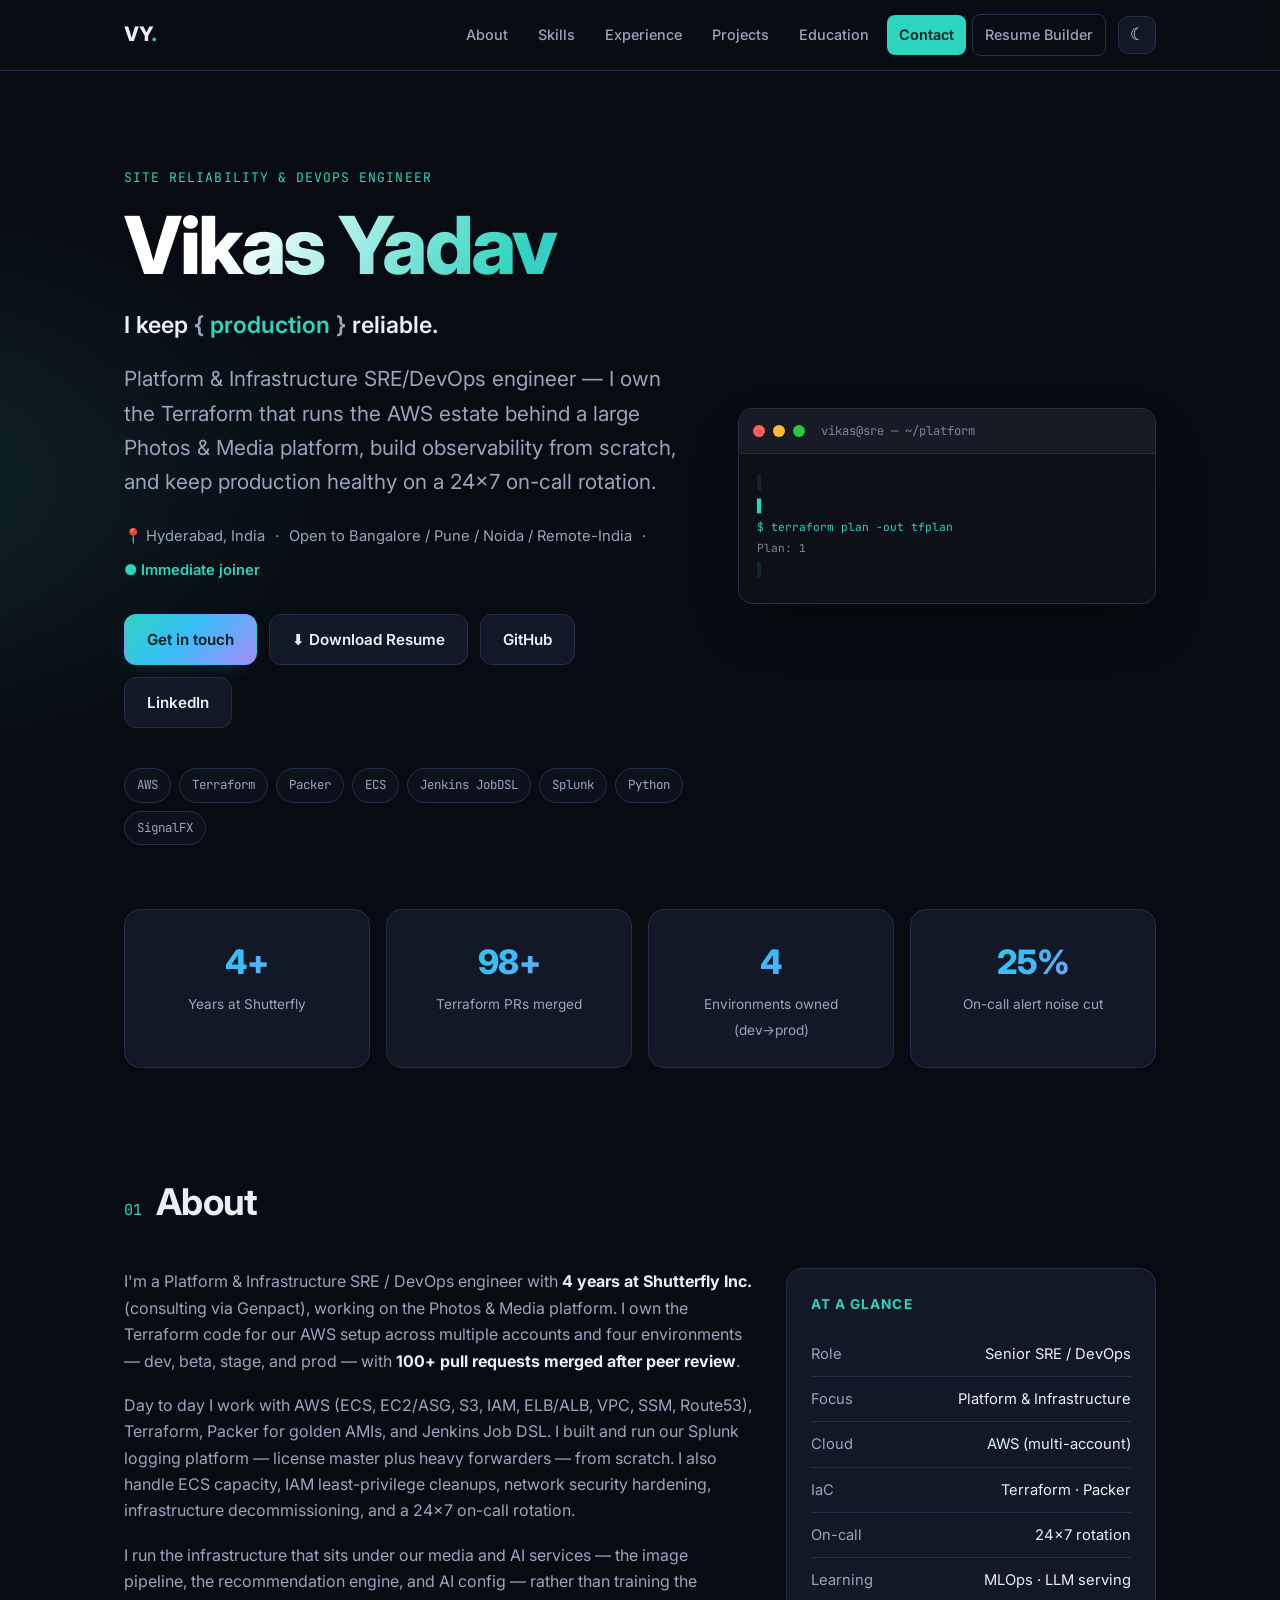
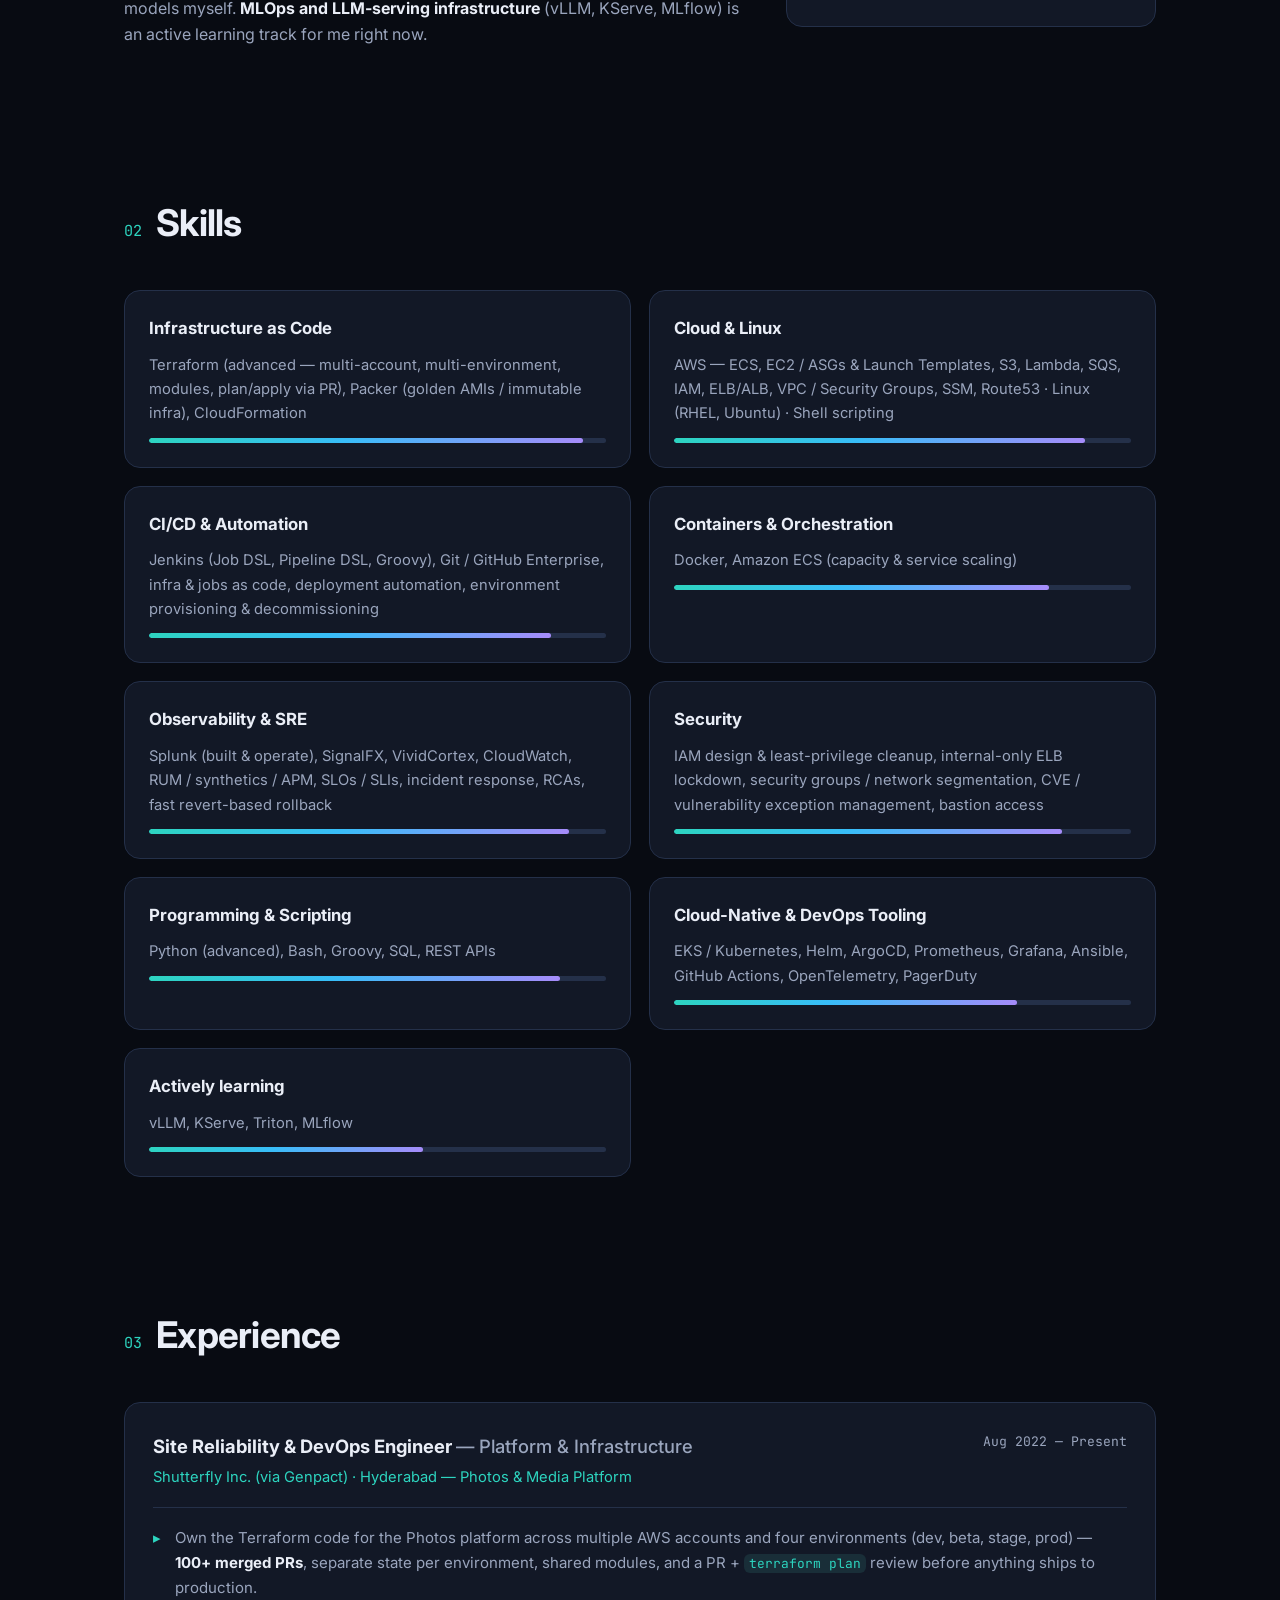
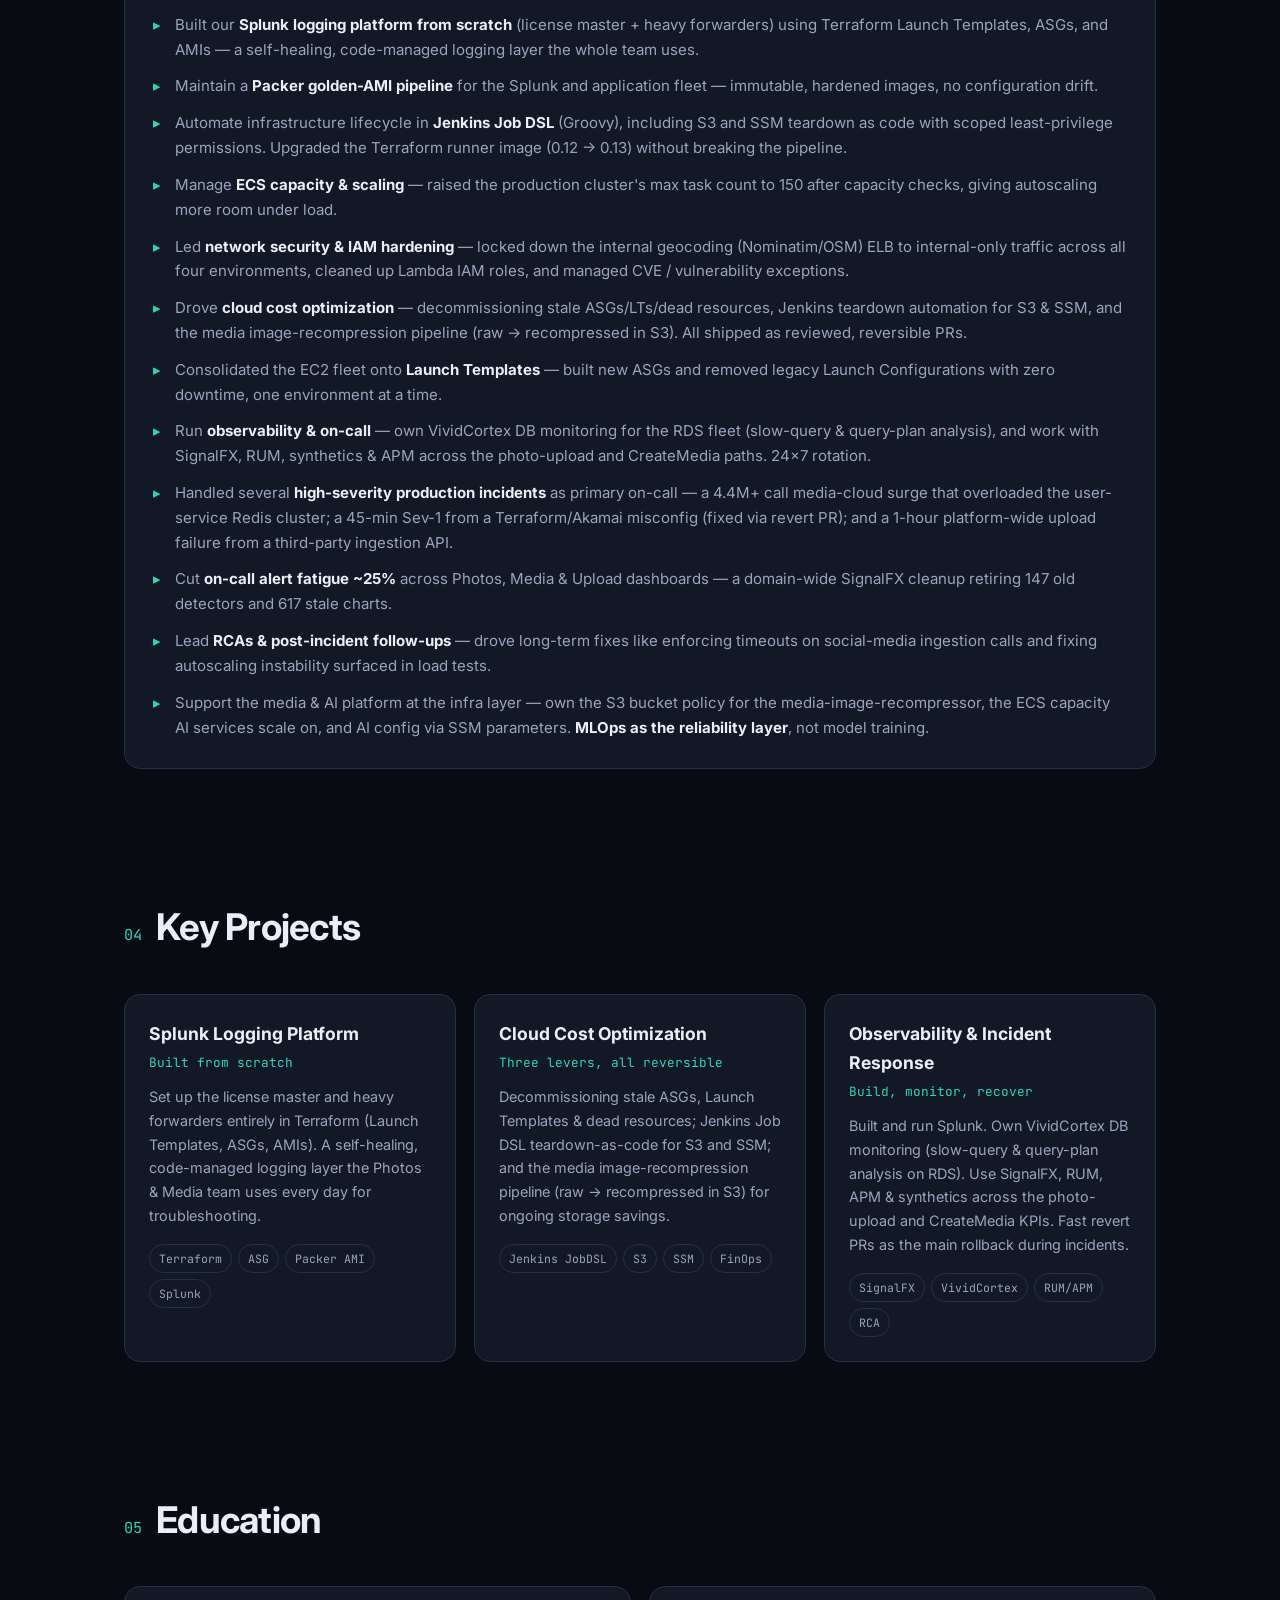
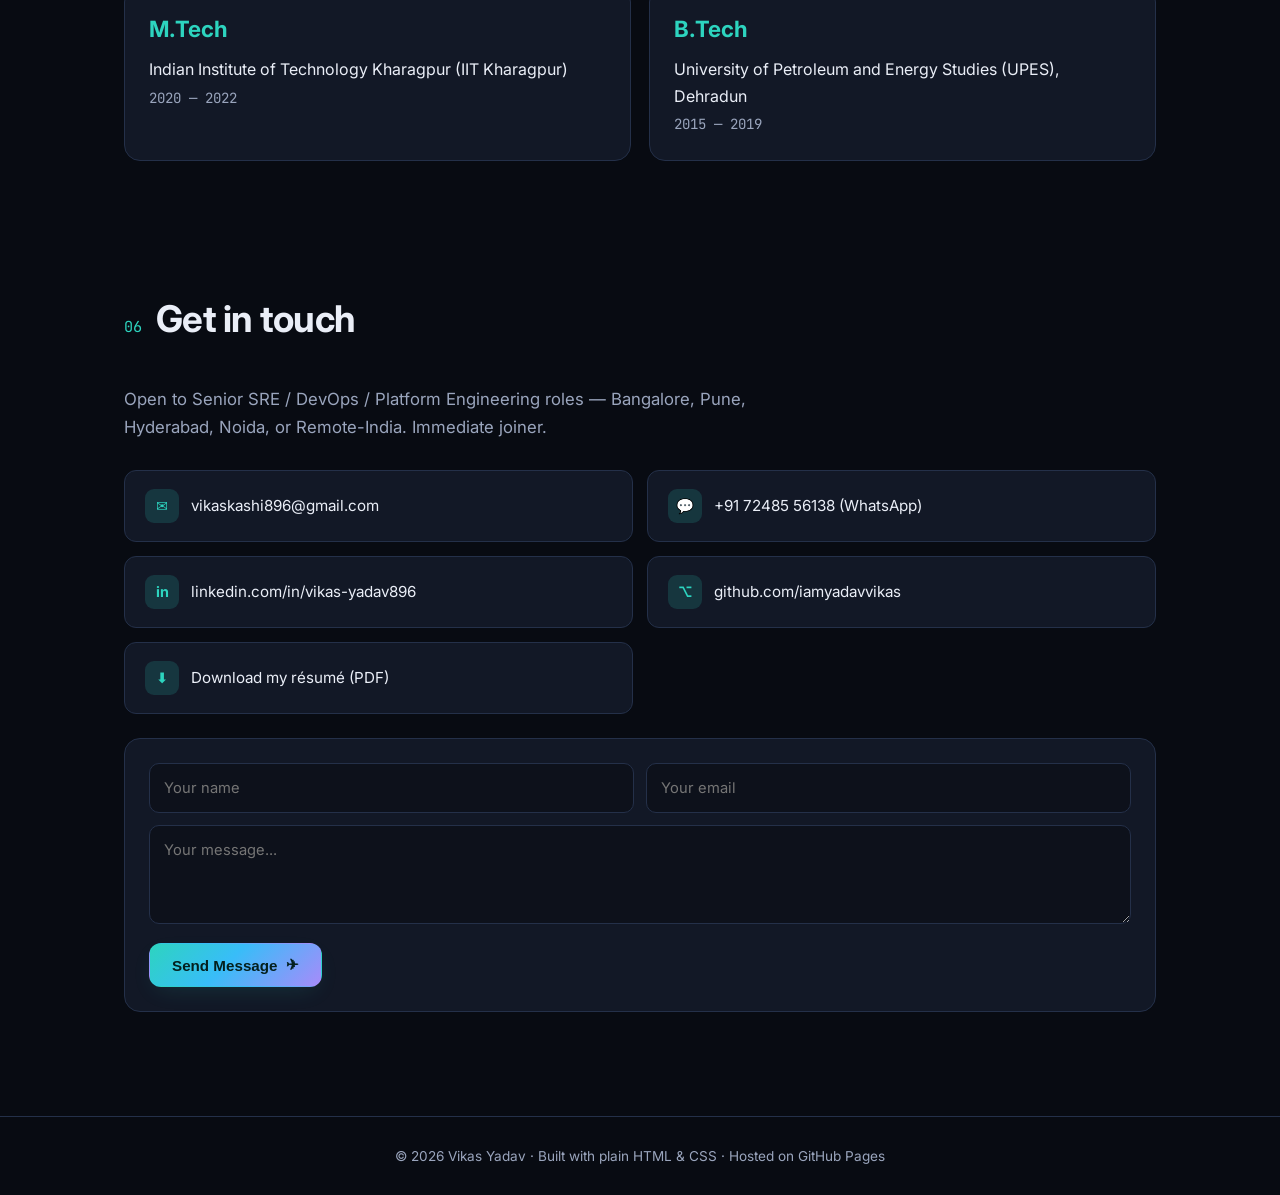
<file: index.html>
<!DOCTYPE html>
<html lang="en">
<head>
  <meta charset="UTF-8" />
  <meta name="viewport" content="width=device-width, initial-scale=1.0" />
  <title>Vikas Yadav — Senior SRE / DevOps Engineer</title>
  <meta name="description" content="Vikas Yadav — Senior SRE / DevOps Engineer. Platform & Infrastructure, AWS, Terraform, Observability, MLOps. 4 years at Shutterfly on the Photos & Media platform." />
  <meta name="author" content="Vikas Yadav" />
  <meta name="theme-color" content="#0b0e14" />
  <meta name="color-scheme" content="dark" />
  <meta name="keywords" content="SRE, DevOps, Platform Engineer, AWS, Terraform, Packer, ECS, Splunk, Observability, MLOps, Hyderabad" />
  <link rel="canonical" href="https://iamyadavvikas.github.io/" />

  <meta property="og:type" content="website" />
  <meta property="og:title" content="Vikas Yadav — Senior SRE / DevOps Engineer" />
  <meta property="og:description" content="Platform & Infrastructure SRE/DevOps · AWS · Terraform · Observability · MLOps" />
  <meta property="og:url" content="https://iamyadavvikas.github.io/" />
  <meta name="twitter:card" content="summary_large_image" />
  <meta name="twitter:title" content="Vikas Yadav — Senior SRE / DevOps Engineer" />
  <meta name="twitter:description" content="Platform & Infrastructure SRE/DevOps · AWS · Terraform · Observability · MLOps" />

  <link rel="preconnect" href="https://fonts.googleapis.com" />
  <link rel="preconnect" href="https://fonts.gstatic.com" crossorigin />
  <link href="https://fonts.googleapis.com/css2?family=Inter:wght@400;500;600;700;800&family=JetBrains+Mono:wght@400;500&display=swap" rel="stylesheet" />
  <link rel="stylesheet" href="styles.css" />
  <link rel="icon" href="data:image/svg+xml,<svg xmlns='http://www.w3.org/2000/svg' viewBox='0 0 100 100'><text y='.9em' font-size='90'>⚙️</text></svg>" />
</head>
<body>
  <a class="skip-link" href="#about">Skip to content</a>
  <div class="scroll-progress" id="scrollProgress" aria-hidden="true"></div>

  <header class="nav">
    <div class="nav-inner">
      <a href="#top" class="brand">VY<span>.</span></a>
      <nav class="nav-links">
        <a href="#about">About</a>
        <a href="#skills">Skills</a>
        <a href="#experience">Experience</a>
        <a href="#projects">Projects</a>
        <a href="#education">Education</a>
        <a href="#contact" class="nav-cta">Contact</a>
        <a href="resume-builder.html" class="btn-ghost-sm">Resume Builder</a>
        <button id="themeToggle" class="theme-toggle" type="button" aria-label="Toggle light / dark theme" title="Toggle theme">
          <span class="ti" aria-hidden="true">☾</span>
        </button>
      </nav>
    </div>
  </header>

  <main id="top">
    <!-- HERO -->
    <section class="hero">
      <div class="hero-inner">
        <p class="eyebrow">Site Reliability &amp; DevOps Engineer</p>
        <h1>Vikas Yadav</h1>
        <p class="role-line">I keep <span class="rotate" id="rotateWord">production</span> reliable.</p>
        <p class="tagline">
          Platform &amp; Infrastructure SRE/DevOps engineer — I own the Terraform that runs
          the AWS estate behind a large Photos &amp; Media platform, build observability
          from scratch, and keep production healthy on a 24×7 on-call rotation.
        </p>
        <div class="hero-meta">
          <span>📍 Hyderabad, India</span>
          <span>·</span>
          <span>Open to Bangalore / Pune / Noida / Remote-India</span>
          <span>·</span>
          <span class="avail">● Immediate joiner</span>
        </div>
        <div class="hero-actions">
          <a class="btn btn-primary" href="#contact">Get in touch</a>
          <a class="btn btn-ghost" href="Vikas_Yadav_Resume.pdf" target="_blank" rel="noopener" download>⬇ Download Resume</a>
          <a class="btn btn-ghost" href="https://github.com/iamyadavvikas" target="_blank" rel="noopener">GitHub</a>
          <a class="btn btn-ghost" href="https://linkedin.com/in/vikas-yadav896" target="_blank" rel="noopener">LinkedIn</a>
        </div>
        <div class="hero-stack">
          <span>AWS</span><span>Terraform</span><span>Packer</span><span>ECS</span>
          <span>Jenkins JobDSL</span><span>Splunk</span><span>Python</span><span>SignalFX</span>
        </div>
      </div>

      <aside class="terminal" aria-hidden="true">
        <div class="terminal-bar">
          <span class="dot red"></span><span class="dot amber"></span><span class="dot green"></span>
          <span class="terminal-title">vikas@sre — ~/platform</span>
        </div>
        <pre class="terminal-body" id="terminalBody"><code><span class="l"><span class="cursor">▋</span></span></code></pre>
      </aside>
    </section>

    <!-- STATS -->
    <section class="stats" id="statsSection">
      <div class="stat" data-target="4" data-suffix="+"><strong>0</strong><span>Years at Shutterfly</span></div>
      <div class="stat" data-target="100" data-suffix="+"><strong>0</strong><span>Terraform PRs merged</span></div>
      <div class="stat" data-target="4" data-suffix=""><strong>0</strong><span>Environments owned (dev→prod)</span></div>
      <div class="stat" data-target="25" data-suffix="%"><strong>0</strong><span>On-call alert noise cut</span></div>
    </section>

    <!-- ABOUT -->
    <section id="about" class="section">
      <div class="section-head">
        <span class="kicker">01</span>
        <h2>About</h2>
      </div>
      <div class="about-grid">
        <div class="about-text">
          <p>
            I'm a Platform &amp; Infrastructure SRE / DevOps engineer with <strong>4 years at
            Shutterfly Inc.</strong> (consulting via Genpact), working on the Photos &amp; Media
            platform. I own the Terraform code for our AWS setup across multiple accounts and
            four environments — dev, beta, stage, and prod — with <strong>100+ pull requests
            merged after peer review</strong>.
          </p>
          <p>
            Day to day I work with AWS (ECS, EC2/ASG, S3, IAM, ELB/ALB, VPC, SSM, Route53),
            Terraform, Packer for golden AMIs, and Jenkins Job DSL. I built and run our Splunk
            logging platform — license master plus heavy forwarders — from scratch. I also
            handle ECS capacity, IAM least-privilege cleanups, network security hardening,
            infrastructure decommissioning, and a 24×7 on-call rotation.
          </p>
          <p>
            I run the infrastructure that sits under our media and AI services — the image
            pipeline, the recommendation engine, and AI config — rather than training the models
            myself. <strong>MLOps and LLM-serving infrastructure</strong> (vLLM, KServe, MLflow)
            is an active learning track for me right now.
          </p>
        </div>
        <aside class="about-card">
          <h3>At a glance</h3>
          <ul>
            <li><span>Role</span> Senior SRE / DevOps</li>
            <li><span>Focus</span> Platform &amp; Infrastructure</li>
            <li><span>Cloud</span> AWS (multi-account)</li>
            <li><span>IaC</span> Terraform · Packer</li>
            <li><span>On-call</span> 24×7 rotation</li>
            <li><span>Learning</span> MLOps · LLM serving</li>
          </ul>
        </aside>
      </div>
    </section>

    <!-- SKILLS -->
    <section id="skills" class="section">
      <div class="section-head">
        <span class="kicker">02</span>
        <h2>Skills</h2>
      </div>
      <div class="skills-grid">
        <div class="skill-card" data-level="95">
          <h3>Infrastructure as Code</h3>
          <p>Terraform (advanced — multi-account, multi-environment, modules, plan/apply via PR), Packer (golden AMIs / immutable infra), CloudFormation</p>
          <div class="skill-bar"><i></i></div>
        </div>
        <div class="skill-card" data-level="90">
          <h3>Cloud &amp; Linux</h3>
          <p>AWS — ECS, EC2 / ASGs &amp; Launch Templates, S3, Lambda, SQS, IAM, ELB/ALB, VPC / Security Groups, SSM, Route53 · Linux (RHEL, Ubuntu) · Shell scripting</p>
          <div class="skill-bar"><i></i></div>
        </div>
        <div class="skill-card" data-level="88">
          <h3>CI/CD &amp; Automation</h3>
          <p>Jenkins (Job DSL, Pipeline DSL, Groovy), Git / GitHub Enterprise, infra &amp; jobs as code, deployment automation, environment provisioning &amp; decommissioning</p>
          <div class="skill-bar"><i></i></div>
        </div>
        <div class="skill-card" data-level="82">
          <h3>Containers &amp; Orchestration</h3>
          <p>Docker, Amazon ECS (capacity &amp; service scaling)</p>
          <div class="skill-bar"><i></i></div>
        </div>
        <div class="skill-card" data-level="92">
          <h3>Observability &amp; SRE</h3>
          <p>Splunk (built &amp; operate), SignalFX, VividCortex, CloudWatch, RUM / synthetics / APM, SLOs / SLIs, incident response, RCAs, fast revert-based rollback</p>
          <div class="skill-bar"><i></i></div>
        </div>
        <div class="skill-card" data-level="85">
          <h3>Security</h3>
          <p>IAM design &amp; least-privilege cleanup, internal-only ELB lockdown, security groups / network segmentation, CVE / vulnerability exception management, bastion access</p>
          <div class="skill-bar"><i></i></div>
        </div>
        <div class="skill-card" data-level="90">
          <h3>Programming &amp; Scripting</h3>
          <p>Python (advanced), Bash, Groovy, SQL, REST APIs</p>
          <div class="skill-bar"><i></i></div>
        </div>
        <div class="skill-card" data-level="75">
          <h3>Cloud-Native &amp; DevOps Tooling</h3>
          <p>EKS / Kubernetes, Helm, ArgoCD, Prometheus, Grafana, Ansible, GitHub Actions, OpenTelemetry, PagerDuty</p>
          <div class="skill-bar"><i></i></div>
        </div>
        <div class="skill-card" data-level="60">
          <h3>Actively learning</h3>
          <p>vLLM, KServe, Triton, MLflow</p>
          <div class="skill-bar"><i></i></div>
        </div>
      </div>
    </section>

    <!-- EXPERIENCE -->
    <section id="experience" class="section">
      <div class="section-head">
        <span class="kicker">03</span>
        <h2>Experience</h2>
      </div>
      <div class="timeline">
        <article class="job">
          <div class="job-head">
            <div>
              <h3>Site Reliability &amp; DevOps Engineer <span class="muted">— Platform &amp; Infrastructure</span></h3>
              <p class="job-org">Shutterfly Inc. (via Genpact) · Hyderabad — Photos &amp; Media Platform</p>
            </div>
            <span class="job-date">Aug 2022 — Present</span>
          </div>
          <ul class="job-points">
            <li>Own the Terraform code for the Photos platform across multiple AWS accounts and four environments (dev, beta, stage, prod) — <strong>100+ merged PRs</strong>, separate state per environment, shared modules, and a PR + <code>terraform plan</code> review before anything ships to production.</li>
            <li>Built our <strong>Splunk logging platform from scratch</strong> (license master + heavy forwarders) using Terraform Launch Templates, ASGs, and AMIs — a self-healing, code-managed logging layer the whole team uses.</li>
            <li>Maintain a <strong>Packer golden-AMI pipeline</strong> for the Splunk and application fleet — immutable, hardened images, no configuration drift.</li>
            <li>Automate infrastructure lifecycle in <strong>Jenkins Job DSL</strong> (Groovy), including S3 and SSM teardown as code with scoped least-privilege permissions. Upgraded the Terraform runner image (0.12 → 0.13) without breaking the pipeline.</li>
            <li>Manage <strong>ECS capacity &amp; scaling</strong> — raised the production cluster's max task count to 150 after capacity checks, giving autoscaling more room under load.</li>
            <li>Led <strong>network security &amp; IAM hardening</strong> — locked down the internal geocoding (Nominatim/OSM) ELB to internal-only traffic across all four environments, cleaned up Lambda IAM roles, and managed CVE / vulnerability exceptions.</li>
            <li>Drove <strong>cloud cost optimization</strong> — decommissioning stale ASGs/LTs/dead resources, Jenkins teardown automation for S3 &amp; SSM, and the media image-recompression pipeline (raw → recompressed in S3). All shipped as reviewed, reversible PRs.</li>
            <li>Consolidated the EC2 fleet onto <strong>Launch Templates</strong> — built new ASGs and removed legacy Launch Configurations with zero downtime, one environment at a time.</li>
            <li>Run <strong>observability &amp; on-call</strong> — own VividCortex DB monitoring for the RDS fleet (slow-query &amp; query-plan analysis), and work with SignalFX, RUM, synthetics &amp; APM across the photo-upload and CreateMedia paths. 24×7 rotation.</li>
            <li>Handled several <strong>high-severity production incidents</strong> as primary on-call — a 4.4M+ call media-cloud surge that overloaded the user-service Redis cluster; a 45-min Sev-1 from a Terraform/Akamai misconfig (fixed via revert PR); and a 1-hour platform-wide upload failure from a third-party ingestion API.</li>
            <li>Cut <strong>on-call alert fatigue ~25%</strong> across Photos, Media &amp; Upload dashboards — a domain-wide SignalFX cleanup retiring 147 old detectors and 617 stale charts.</li>
            <li>Lead <strong>RCAs &amp; post-incident follow-ups</strong> — drove long-term fixes like enforcing timeouts on social-media ingestion calls and fixing autoscaling instability surfaced in load tests.</li>
            <li>Support the media &amp; AI platform at the infra layer — own the S3 bucket policy for the media-image-recompressor, the ECS capacity AI services scale on, and AI config via SSM parameters. <strong>MLOps as the reliability layer</strong>, not model training.</li>
          </ul>
        </article>
      </div>
    </section>

    <!-- PROJECTS -->
    <section id="projects" class="section">
      <div class="section-head">
        <span class="kicker">04</span>
        <h2>Key Projects</h2>
      </div>
      <div class="projects-grid">
        <article class="project-card">
          <div class="project-overlay">
            <h3>Splunk Logging Platform</h3>
            <p class="project-sub">Built from scratch</p>
          </div>
          <div class="project-body">
            <p>Set up the license master and heavy forwarders entirely in Terraform (Launch Templates, ASGs, AMIs). A self-healing, code-managed logging layer the Photos &amp; Media team uses every day for troubleshooting.</p>
            <div class="tags"><span>Terraform</span><span>ASG</span><span>Packer AMI</span><span>Splunk</span></div>
          </div>
        </article>
        <article class="project-card">
          <div class="project-overlay">
            <h3>Cloud Cost Optimization</h3>
            <p class="project-sub">Three levers, all reversible</p>
          </div>
          <div class="project-body">
            <p>Decommissioning stale ASGs, Launch Templates &amp; dead resources; Jenkins Job DSL teardown-as-code for S3 and SSM; and the media image-recompression pipeline (raw → recompressed in S3) for ongoing storage savings.</p>
            <div class="tags"><span>Jenkins JobDSL</span><span>S3</span><span>SSM</span><span>FinOps</span></div>
          </div>
        </article>
        <article class="project-card">
          <div class="project-overlay">
            <h3>Observability &amp; Incident Response</h3>
            <p class="project-sub">Build, monitor, recover</p>
          </div>
          <div class="project-body">
            <p>Built and run Splunk. Own VividCortex DB monitoring (slow-query &amp; query-plan analysis on RDS). Use SignalFX, RUM, APM &amp; synthetics across the photo-upload and CreateMedia KPIs. Fast revert PRs as the main rollback during incidents.</p>
            <div class="tags"><span>SignalFX</span><span>VividCortex</span><span>RUM/APM</span><span>RCA</span></div>
          </div>
        </article>
      </div>
    </section>

    <!-- EDUCATION -->
    <section id="education" class="section">
      <div class="section-head">
        <span class="kicker">05</span>
        <h2>Education</h2>
      </div>
      <div class="edu-grid">
        <div class="edu-card">
          <h3>M.Tech</h3>
          <p class="edu-org">Indian Institute of Technology Kharagpur (IIT Kharagpur)</p>
          <p class="edu-date">2020 — 2022</p>
        </div>
        <div class="edu-card">
          <h3>B.Tech</h3>
          <p class="edu-org">University of Petroleum and Energy Studies (UPES), Dehradun</p>
          <p class="edu-date">2015 — 2019</p>
        </div>
      </div>
    </section>

    <!-- CONTACT -->
    <section id="contact" class="section contact">
      <div class="section-head">
        <span class="kicker">06</span>
        <h2>Get in touch</h2>
      </div>
      <p class="contact-lead">
        Open to Senior SRE / DevOps / Platform Engineering roles —
        Bangalore, Pune, Hyderabad, Noida, or Remote-India. Immediate joiner.
      </p>
      <div class="contact-links">
        <a class="contact-link" href="mailto:vikaskashi896@gmail.com">
          <span class="ci">✉️</span> vikaskashi896@gmail.com
        </a>
        <a class="contact-link" href="https://wa.me/917248556138" target="_blank" rel="noopener">
          <span class="ci">💬</span> +91 72485 56138 (WhatsApp)
        </a>
        <a class="contact-link" href="https://linkedin.com/in/vikas-yadav896" target="_blank" rel="noopener">
          <span class="ci">in</span> linkedin.com/in/vikas-yadav896
        </a>
        <a class="contact-link" href="https://github.com/iamyadavvikas" target="_blank" rel="noopener">
          <span class="ci">⌥</span> github.com/iamyadavvikas
        </a>
        <a class="contact-link" href="Vikas_Yadav_Resume.pdf" target="_blank" rel="noopener" download>
          <span class="ci">⬇</span> Download my résumé (PDF)
        </a>
      </div>
      <form class="contact-form" id="contactForm">
        <div class="cf-row">
          <input type="text" placeholder="Your name" required />
          <input type="email" placeholder="Your email" required />
        </div>
        <textarea rows="3" placeholder="Your message..." required></textarea>
        <button type="submit" class="btn btn-primary cf-btn">
          <span>Send Message</span>
          <span class="cf-plane">✈</span>
        </button>
      </form>
    </section>
  </main>

  <button class="back-to-top" id="backToTop" aria-label="Back to top">
    <svg width="20" height="20" viewBox="0 0 24 24" fill="none" stroke="currentColor" stroke-width="2.5" stroke-linecap="round" stroke-linejoin="round"><polyline points="18 15 12 9 6 15"/></svg>
  </button>

  <footer class="footer">
    <p>© <span id="year"></span> Vikas Yadav · Built with plain HTML &amp; CSS · Hosted on GitHub Pages</p>
  </footer>

  <script>
    document.getElementById('year').textContent = new Date().getFullYear();

    // ── Theme toggle ──
    (function () {
      const root = document.documentElement;
      const btn = document.getElementById('themeToggle');
      const icon = btn.querySelector('.ti');
      const apply = (t) => {
        root.setAttribute('data-theme', t);
        icon.textContent = t === 'light' ? '☀' : '☾';
        btn.setAttribute('aria-pressed', t === 'light');
      };
      apply(localStorage.getItem('theme') || 'dark');
      btn.addEventListener('click', () => {
        const next = root.getAttribute('data-theme') === 'light' ? 'dark' : 'light';
        apply(next);
        localStorage.setItem('theme', next);
      });
    })();

    // ── Live typing terminal ──
    (function () {
      if (window.matchMedia('(prefers-reduced-motion: reduce)').matches) return;
      const body = document.getElementById('terminalBody');
      if (!body) return;
      const code = body.querySelector('code');
      const lines = [
        { text: '$ terraform plan -out tfplan', cls: '' },
        { text: 'Plan: 12 to add, 3 to change, 0 to destroy.', cls: 'c' },
        { text: '$ terraform apply tfplan', cls: '' },
        { text: 'Apply complete. Resources: 12 added.', cls: 'c' },
        { text: '$ aws ecs update-service --desired-count 150', cls: '' },
        { text: '✔ service stable — autoscaling healthy', cls: 'ok' },
        { text: '$ splunk status', cls: '' },
        { text: '✔ license-master up · heavy-forwarders 3/3', cls: 'ok' },
        { text: '$ oncall ack --sev1 && git revert HEAD', cls: '' },
        { text: '✔ rollback shipped · MTTR 6m', cls: 'ok' },
      ];
      let lineIdx = 0, charIdx = 0, isPrompt = true;
      let currentLineEl = null;

      function typeNext() {
        if (lineIdx >= lines.length) {
          setTimeout(() => { lineIdx = 0; charIdx = 0; isPrompt = true; code.innerHTML = ''; typeNext(); }, 4000);
          return;
        }
        const line = lines[lineIdx];
        if (isPrompt) {
          currentLineEl = document.createElement('span');
          currentLineEl.className = 'l' + (line.cls ? ' ' + line.cls : '');
          currentLineEl.textContent = '';
          code.appendChild(currentLineEl);
          charIdx = 0;
          isPrompt = false;
        }
        if (charIdx < line.text.length) {
          currentLineEl.textContent += line.text[charIdx];
          charIdx++;
          const delay = line.text[charIdx - 1] === ' ' ? 30 : 25 + Math.random() * 40;
          setTimeout(typeNext, delay);
        } else {
          lineIdx++;
          isPrompt = true;
          setTimeout(typeNext, 400 + Math.random() * 300);
        }
      }
      setTimeout(typeNext, 600);
    })();

    // ── Animated stat counters ──
    (function () {
      if (window.matchMedia('(prefers-reduced-motion: reduce)').matches) return;
      const stats = document.querySelectorAll('#statsSection .stat');
      const observed = new Set();
      const obs = new IntersectionObserver((entries) => {
        entries.forEach(e => {
          if (!e.isIntersecting || observed.has(e.target)) return;
          observed.add(e.target);
          obs.unobserve(e.target);
          const el = e.target;
          const target = parseInt(el.dataset.target) || 0;
          const suffix = el.dataset.suffix || '';
          const strong = el.querySelector('strong');
          if (!strong) return;
          const duration = 1800;
          const start = performance.now();
          function tick(now) {
            const t = Math.min((now - start) / duration, 1);
            const eased = 1 - Math.pow(1 - t, 3);
            const val = Math.round(eased * target);
            strong.textContent = val + suffix;
            if (t < 1) requestAnimationFrame(tick);
            else strong.textContent = target + suffix;
          }
          requestAnimationFrame(tick);
        });
      }, { threshold: 0.3 });
      stats.forEach(s => obs.observe(s));
    })();

    // ── Skill bars animation ──
    (function () {
      if (window.matchMedia('(prefers-reduced-motion: reduce)').matches) return;
      const cards = document.querySelectorAll('.skill-card[data-level]');
      const obs = new IntersectionObserver((entries) => {
        entries.forEach(e => {
          if (!e.isIntersecting) return;
          obs.unobserve(e.target);
          const bar = e.target.querySelector('.skill-bar i');
          if (bar) bar.style.width = e.target.dataset.level + '%';
        });
      }, { threshold: 0.2 });
      cards.forEach(c => obs.observe(c));
    })();

    // ── Nav active highlight ──
    (function () {
      const links = [...document.querySelectorAll('.nav-links a')];
      const sections = links.map(l => document.querySelector(l.getAttribute('href'))).filter(Boolean);
      const obs = new IntersectionObserver((entries) => {
        entries.forEach(e => {
          if (e.isIntersecting) {
            const id = '#' + e.target.id;
            links.forEach(l => l.classList.toggle('active', l.getAttribute('href') === id));
          }
        });
      }, { rootMargin: '-45% 0px -50% 0px' });
      sections.forEach(s => obs.observe(s));
    })();

    // ── Scroll reveal ──
    if (!window.matchMedia('(prefers-reduced-motion: reduce)').matches) {
      const revealEls = document.querySelectorAll(
        '.section-head, .about-text, .about-card, .skill-card, .job, .project-card, .edu-card, .contact-link, .contact-lead, .stat'
      );
      revealEls.forEach((el, i) => {
        el.classList.add('reveal');
        el.style.transitionDelay = (Math.min(i % 6, 5) * 60) + 'ms';
      });
      const revObs = new IntersectionObserver((entries, o) => {
        entries.forEach(e => {
          if (e.isIntersecting) { e.target.classList.add('in'); o.unobserve(e.target); }
        });
      }, { rootMargin: '0px 0px -10% 0px', threshold: 0.08 });
      revealEls.forEach(el => revObs.observe(el));
    }

    // ── Scroll progress bar & back-to-top ──
    const bar = document.getElementById('scrollProgress');
    const topBtn = document.getElementById('backToTop');
    const onScroll = () => {
      const h = document.documentElement;
      const max = h.scrollHeight - h.clientHeight;
      const pct = max > 0 ? h.scrollTop / max : 0;
      bar.style.transform = 'scaleX(' + pct + ')';
      topBtn.classList.toggle('visible', h.scrollTop > 400);
    };
    window.addEventListener('scroll', onScroll, { passive: true });
    onScroll();
    topBtn.addEventListener('click', () => window.scrollTo({ top: 0, behavior: 'smooth' }));

    // ── Rotating role word ──
    if (!window.matchMedia('(prefers-reduced-motion: reduce)').matches) {
      const words = ['production', 'pipelines', 'observability', 'infrastructure', 'on-call'];
      const node = document.getElementById('rotateWord');
      let i = 0;
      setInterval(() => {
        i = (i + 1) % words.length;
        node.classList.add('swap');
        setTimeout(() => { node.textContent = words[i]; node.classList.remove('swap'); }, 280);
      }, 2600);
    }

    // ── Contact form ──
    (function () {
      const form = document.getElementById('contactForm');
      if (!form) return;
      form.addEventListener('submit', (e) => {
        e.preventDefault();
        const btn = form.querySelector('.cf-btn');
        btn.classList.add('sending');
        btn.querySelector('.cf-plane').textContent = '✓';
        setTimeout(() => {
          btn.classList.remove('sending');
          btn.querySelector('.cf-plane').textContent = '✈';
          form.querySelectorAll('input, textarea').forEach(el => el.value = '');
          alert('Thanks for reaching out! I\'ll get back to you soon.');
        }, 1200);
      });
    })();

    // ── Project card tilt ──
    (function () {
      const cards = document.querySelectorAll('.project-card');
      cards.forEach(card => {
        card.addEventListener('mousemove', (e) => {
          const rect = card.getBoundingClientRect();
          const x = (e.clientX - rect.left) / rect.width - 0.5;
          const y = (e.clientY - rect.top) / rect.height - 0.5;
          card.style.transform = 'perspective(800px) rotateY(' + (x * 8) + 'deg) rotateX(' + (-y * 8) + 'deg) translateY(-4px)';
        });
        card.addEventListener('mouseleave', () => {
          card.style.transform = '';
        });
      });
    })();
  </script>
</body>
</html>
</file>
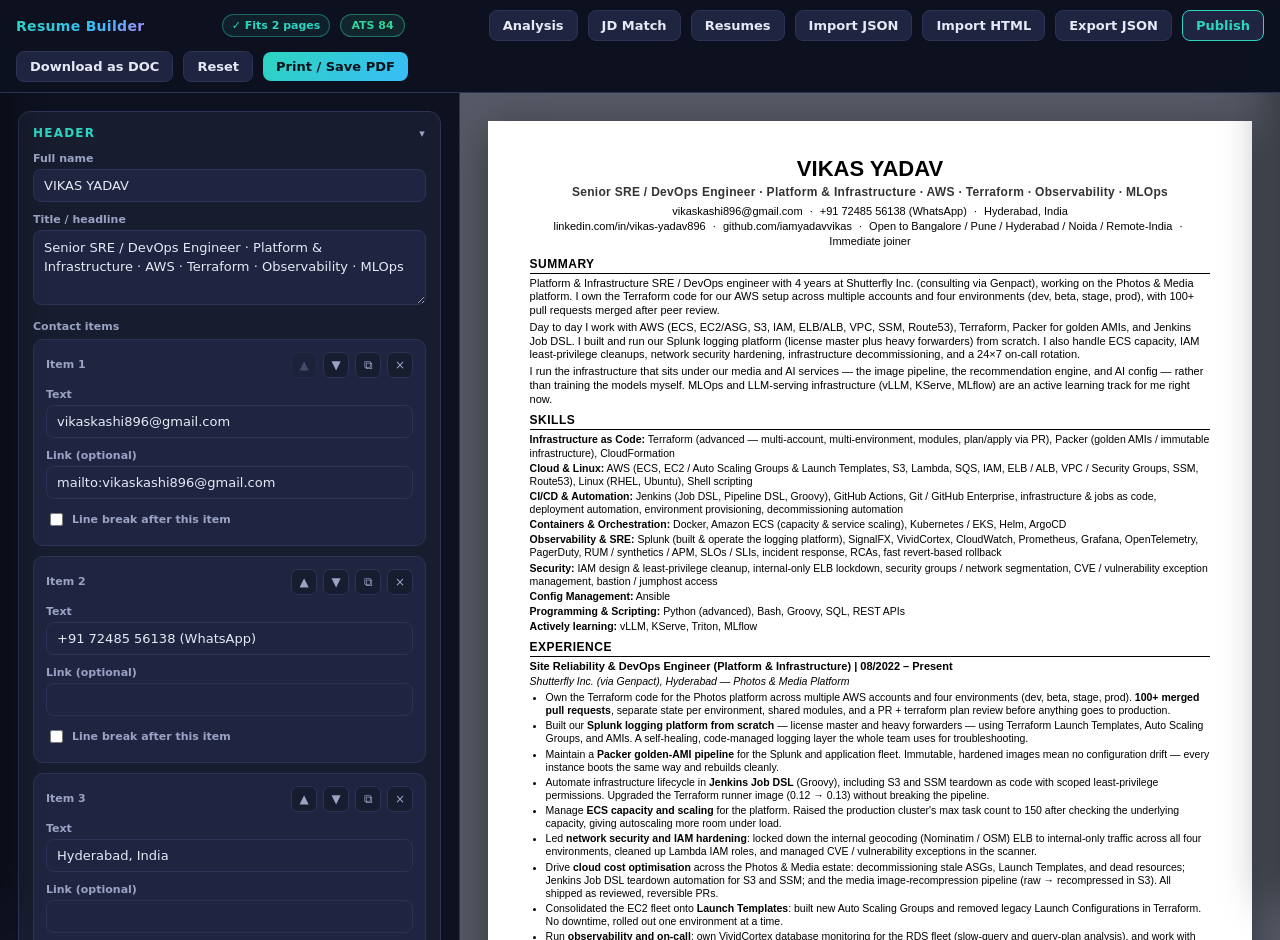
<file: resume-builder.html>
<!DOCTYPE html>
<html lang="en">
<head>
  <meta charset="UTF-8" />
  <meta name="viewport" content="width=device-width, initial-scale=1.0" />
  <title>Resume Builder — Vikas Yadav</title>
  <style>
    /* ============================================================
       APP CHROME (screen only)
       ============================================================ */
    :root {
      --app-bg: #0e1220;
      --app-panel: #171c2e;
      --app-panel-2: #1f2540;
      --app-border: #2c3357;
      --app-text: #e6e9f5;
      --app-muted: #9aa3c4;
      --app-accent: #2dd4bf;
      --app-accent-2: #38bdf8;
      --app-danger: #f87171;
    }

    * { box-sizing: border-box; }

    html, body { height: 100%; }

    body {
      margin: 0;
      font-family: "Inter", "Segoe UI", system-ui, -apple-system, sans-serif;
      background: var(--app-bg);
      color: var(--app-text);
    }

    .toolbar {
      position: sticky;
      top: 0;
      z-index: 50;
      display: flex;
      align-items: center;
      gap: 10px;
      flex-wrap: wrap;
      padding: 10px 16px;
      background: rgba(14, 18, 32, 0.92);
      backdrop-filter: blur(8px);
      border-bottom: 1px solid var(--app-border);
    }
    .toolbar .brand {
      font-weight: 700;
      letter-spacing: 0.3px;
      margin-right: auto;
      font-size: 14px;
    }
    .toolbar .brand span {
      background: linear-gradient(135deg, #2dd4bf 0%, #38bdf8 60%, #a78bfa 100%);
      -webkit-background-clip: text;
      background-clip: text;
      -webkit-text-fill-color: transparent;
    }
    .btn {
      font: inherit;
      font-size: 13px;
      font-weight: 600;
      color: var(--app-text);
      background: var(--app-panel-2);
      border: 1px solid var(--app-border);
      border-radius: 8px;
      padding: 7px 13px;
      cursor: pointer;
      transition: border-color 0.15s, transform 0.05s, background 0.15s;
    }
    .btn:hover { border-color: var(--app-accent); }
    .btn:active { transform: translateY(1px); }
    .btn.primary {
      background: linear-gradient(135deg, #2dd4bf 0%, #38bdf8 100%);
      color: #06121a;
      border: none;
    }
    .btn.danger:hover { border-color: var(--app-danger); color: var(--app-danger); }
    .saved-pill {
      font-size: 11px;
      color: var(--app-muted);
      min-width: 64px;
    }
    .fit-pill {
      font-size: 11px;
      font-weight: 600;
      padding: 4px 9px;
      border-radius: 999px;
      border: 1px solid var(--app-border);
      white-space: nowrap;
    }
    .fit-pill.ok { color: #2dd4bf; border-color: rgba(45,212,191,0.4); background: rgba(45,212,191,0.08); }
    .fit-pill.warn { color: #f87171; border-color: rgba(248,113,113,0.45); background: rgba(248,113,113,0.1); }

    /* ----- ATS / writing analysis ----- */
    .ats-pill {
      cursor: pointer;
      font-size: 11px;
      font-weight: 700;
      padding: 4px 10px;
      border-radius: 999px;
      border: 1px solid var(--app-border);
      white-space: nowrap;
    }
    .ats-pill.good { color: #34d399; border-color: rgba(52,211,153,0.45); background: rgba(52,211,153,0.1); }
    .ats-pill.mid  { color: #fbbf24; border-color: rgba(251,191,36,0.45); background: rgba(251,191,36,0.1); }
    .ats-pill.low  { color: #f87171; border-color: rgba(248,113,113,0.45); background: rgba(248,113,113,0.1); }

    .analysis-panel {
      position: fixed;
      top: 53px;
      right: 0;
      width: 380px;
      max-width: 92vw;
      height: calc(100vh - 53px);
      background: var(--app-panel);
      border-left: 1px solid var(--app-border);
      overflow-y: auto;
      transform: translateX(100%);
      transition: transform 0.2s ease;
      z-index: 40;
      padding: 16px 16px 60px;
      box-shadow: -16px 0 40px rgba(0,0,0,0.35);
    }
    body.show-analysis .analysis-panel { transform: none; }
    .analysis-panel h3 {
      font-size: 12px;
      text-transform: uppercase;
      letter-spacing: 1.2px;
      color: var(--app-accent);
      margin: 18px 0 8px;
    }
    .analysis-panel h3:first-of-type { margin-top: 0; }
    .ap-close {
      position: absolute;
      top: 12px;
      right: 14px;
      font-size: 18px;
      line-height: 1;
      color: var(--app-muted);
      background: none;
      border: none;
      cursor: pointer;
    }
    .ap-close:hover { color: var(--app-text); }

    .score-card {
      display: flex;
      align-items: center;
      gap: 14px;
      background: var(--app-panel-2);
      border: 1px solid var(--app-border);
      border-radius: 12px;
      padding: 14px;
    }
    .score-num { font-size: 30px; font-weight: 800; line-height: 1; white-space: nowrap; }
    .score-num small { font-size: 13px; font-weight: 600; color: var(--app-muted); }
    .score-meta { font-size: 11px; color: var(--app-muted); flex: 1; }
    .score-bar { height: 6px; border-radius: 999px; background: var(--app-border); margin-top: 7px; overflow: hidden; }
    .score-bar > i { display: block; height: 100%; border-radius: 999px; }
    .s-good { color: #34d399; } .bg-good { background: #34d399; }
    .s-mid  { color: #fbbf24; } .bg-mid  { background: #fbbf24; }
    .s-low  { color: #f87171; } .bg-low  { background: #f87171; }

    .check-row {
      display: flex;
      align-items: flex-start;
      gap: 8px;
      font-size: 12px;
      padding: 5px 0;
      border-bottom: 1px solid rgba(255,255,255,0.04);
    }
    .check-row .ck { flex: 0 0 16px; font-weight: 700; text-align: center; }
    .check-row .ck.pass { color: #34d399; }
    .check-row .ck.fail { color: #f87171; }
    .check-row .ck.warn { color: #fbbf24; }
    .check-row .ck-detail { color: var(--app-muted); font-size: 11px; }

    .issue {
      border-left: 3px solid var(--app-border);
      padding: 7px 10px;
      margin-bottom: 7px;
      background: var(--app-panel-2);
      border-radius: 0 8px 8px 0;
      font-size: 12px;
    }
    .issue.error { border-left-color: #f87171; }
    .issue.warn  { border-left-color: #fbbf24; }
    .issue.info  { border-left-color: #60a5fa; }
    .issue .where { font-size: 10px; text-transform: uppercase; letter-spacing: 0.6px; color: var(--app-muted); }
    .issue .msg { margin-top: 2px; color: var(--app-text); }
    .issue .quote { color: var(--app-muted); font-style: italic; margin-top: 2px; }
    .issue .sug { margin-top: 3px; }
    .issue .sug b { color: #34d399; }

    .verb-cat { margin-bottom: 8px; }
    .verb-cat .vc-title { font-size: 11px; font-weight: 700; color: var(--app-text); margin-bottom: 4px; }
    .chip {
      display: inline-block;
      font-size: 11px;
      color: var(--app-muted);
      background: var(--app-panel-2);
      border: 1px solid var(--app-border);
      border-radius: 6px;
      padding: 2px 7px;
      margin: 0 4px 4px 0;
    }
    .empty-good { font-size: 12px; color: #34d399; padding: 6px 0; }
    .ap-note { font-size: 11px; color: var(--app-muted); line-height: 1.5; margin: 2px 0 6px; }

    @media print { .analysis-panel { display: none !important; } }

    .layout {
      display: grid;
      grid-template-columns: minmax(360px, 460px) 1fr;
      gap: 0;
      height: calc(100vh - 53px);
    }

    /* ----- Form pane ----- */
    .form-pane {
      overflow-y: auto;
      padding: 18px 18px 80px;
      border-right: 1px solid var(--app-border);
      background: var(--app-bg);
    }
    .group {
      background: var(--app-panel);
      border: 1px solid var(--app-border);
      border-radius: 12px;
      padding: 14px 14px 16px;
      margin-bottom: 16px;
    }
    .group > h3 {
      margin: 0 0 12px;
      font-size: 12px;
      text-transform: uppercase;
      letter-spacing: 1.2px;
      color: var(--app-accent);
      cursor: pointer;
      display: flex;
      align-items: center;
      justify-content: space-between;
      user-select: none;
    }
    .group > h3 .chevron {
      font-size: 11px;
      color: var(--app-muted);
      transition: transform 0.15s;
    }
    .group.collapsed > h3 { margin-bottom: 0; }
    .group.collapsed > h3 .chevron { transform: rotate(-90deg); }
    .group.collapsed .group-body { display: none; }
    .field { margin-bottom: 11px; }
    .field:last-child { margin-bottom: 0; }
    .field label {
      display: block;
      font-size: 11px;
      font-weight: 600;
      color: var(--app-muted);
      margin-bottom: 4px;
    }
    .field input[type="text"],
    .field textarea {
      width: 100%;
      font: inherit;
      font-size: 13px;
      color: var(--app-text);
      background: var(--app-panel-2);
      border: 1px solid var(--app-border);
      border-radius: 8px;
      padding: 8px 10px;
      resize: vertical;
    }
    .field input:focus,
    .field textarea:focus {
      outline: none;
      border-color: var(--app-accent);
    }
    .field textarea { min-height: 60px; line-height: 1.45; }

    .item {
      background: var(--app-panel-2);
      border: 1px solid var(--app-border);
      border-radius: 10px;
      padding: 12px;
      margin-bottom: 10px;
    }
    .item-head {
      display: flex;
      align-items: center;
      gap: 6px;
      margin-bottom: 10px;
    }
    .item-head .item-title {
      font-size: 11px;
      font-weight: 700;
      color: var(--app-muted);
      margin-right: auto;
    }
    .icon-btn {
      font: inherit;
      font-size: 12px;
      line-height: 1;
      width: 26px;
      height: 26px;
      display: inline-flex;
      align-items: center;
      justify-content: center;
      color: var(--app-muted);
      background: var(--app-panel);
      border: 1px solid var(--app-border);
      border-radius: 7px;
      cursor: pointer;
    }
    .icon-btn:hover { color: var(--app-text); border-color: var(--app-accent); }
    .icon-btn.del:hover { color: var(--app-danger); border-color: var(--app-danger); }
    .icon-btn:disabled { opacity: 0.3; cursor: not-allowed; }

    .add-btn {
      width: 100%;
      font: inherit;
      font-size: 12px;
      font-weight: 600;
      color: var(--app-accent);
      background: transparent;
      border: 1px dashed var(--app-border);
      border-radius: 8px;
      padding: 8px;
      cursor: pointer;
    }
    .add-btn:hover { border-color: var(--app-accent); background: rgba(45, 212, 191, 0.06); }

    .bullets { margin-top: 8px; }
    .bullet-row {
      display: flex;
      align-items: flex-start;
      gap: 6px;
      margin-bottom: 6px;
    }
    .bullet-row textarea {
      flex: 1;
      min-height: 44px;
    }
    .bullet-row .bullet-ctrls {
      display: flex;
      flex-direction: column;
      gap: 4px;
    }
    .hint {
      font-size: 10.5px;
      color: var(--app-muted);
      margin-top: 4px;
      line-height: 1.4;
    }
    .hint code {
      background: var(--app-panel-2);
      padding: 1px 4px;
      border-radius: 4px;
      color: var(--app-accent);
    }

    /* ----- Preview pane ----- */
    .preview-pane {
      overflow-y: auto;
      padding: 28px;
      background: #555a66;
      display: flex;
      justify-content: center;
      align-items: flex-start;
    }
    .page {
      background: #fff;
      width: 210mm;
      min-height: 297mm;
      padding: 9mm 11mm;
      box-shadow: 0 10px 40px rgba(0, 0, 0, 0.4);
      position: relative;
    }
    .page-guide {
      position: absolute;
      left: 0;
      right: 0;
      border-top: 1px dashed rgba(220, 38, 38, 0.5);
      pointer-events: none;
      z-index: 2;
    }
    .page-guide span {
      position: absolute;
      right: 6px;
      top: -8px;
      font-size: 8px;
      font-weight: 600;
      color: #dc2626;
      background: #fff;
      padding: 0 4px;
      font-family: "Inter", system-ui, sans-serif;
      letter-spacing: 0.4px;
    }

    @media (max-width: 900px) {
      .layout { grid-template-columns: 1fr; height: auto; }
      .form-pane { border-right: none; border-bottom: 1px solid var(--app-border); max-height: 65vh; }
      .preview-pane { overflow-x: auto; padding: 16px; }
    }

    /* ============================================================
       RESUME PREVIEW STYLES (mirror of resume.html print CSS)
       Scoped under .resume so app chrome is unaffected.
       ============================================================ */
    .resume {
      font-family: Arial, Helvetica, sans-serif;
      color: #000;
      font-size: 11px;
      line-height: 1.25;
    }
    .resume * { box-sizing: border-box; margin: 0; padding: 0; }
    .resume header { text-align: center; margin-bottom: 6px; }
    .resume .name {
      font-size: 22px;
      font-weight: 700;
      margin-bottom: 2px;
      color: #000;
    }
    .resume .title {
      font-size: 12px;
      font-weight: 600;
      color: #333;
      letter-spacing: 0.3px;
      margin-bottom: 4px;
    }
    .resume .contact {
      font-size: 11px;
      color: #000;
      line-height: 1.4;
    }
    .resume .contact a { color: #000; text-decoration: none; }
    .resume .contact span { white-space: nowrap; }
    .resume .sep { color: #000; margin: 0 4px; }
    .resume section { margin-top: 7px; }
    .resume h2 {
      font-size: 12px;
      font-weight: 700;
      text-transform: uppercase;
      letter-spacing: 0.5px;
      color: #000;
      border-bottom: 1.5px solid #000;
      padding-bottom: 1px;
      margin-bottom: 3px;
    }
    .resume p.summary { font-size: 11px; color: #000; margin-bottom: 3px; text-align: left; }
    .resume .skills p { font-size: 10.5px; color: #000; margin-bottom: 2px; }
    .resume .skills strong { font-weight: 700; color: #000; }
    .resume .job-title-line { font-size: 11px; font-weight: 700; color: #000; margin-bottom: 1px; }
    .resume .job-company-line { font-size: 10.5px; font-style: italic; color: #000; margin-bottom: 3px; }
    .resume ul { list-style: disc; margin: 0 0 3px; padding-left: 16px; }
    .resume li { font-size: 10.5px; margin-bottom: 2px; color: #000; }
    .resume li strong { color: #000; font-weight: 700; }
    .resume .edu-line { font-size: 11px; color: #000; margin-bottom: 3px; }
    .resume .edu-line strong { font-weight: 700; }

    /* ============================================================
       PRINT — only the resume, at A4, app chrome hidden
       ============================================================ */
    @page { size: A4; margin: 0; }
    @media print {
      html, body {
        -webkit-print-color-adjust: exact;
        print-color-adjust: exact;
        background: #fff !important;
        height: auto !important;
      }
      .toolbar, .form-pane, .preview-pane { display: block; }
      .toolbar, .form-pane { display: none !important; }
      .layout { display: block; height: auto; }
      .preview-pane {
        overflow: visible;
        padding: 0;
        background: #fff;
        display: block;
      }
      .page {
        width: auto;
        min-height: 0;
        padding: 7mm 9mm;
        background: #fff;
        box-shadow: none;
      }
      .page-guide { display: none !important; }
      .resume section { page-break-inside: avoid; }
      .resume li, .resume .job-head { page-break-inside: avoid; }
    }

    /* ============================================================
       RESUME SIDEBAR
       ============================================================ */
    .resume-sidebar {
      position: fixed;
      top: 53px;
      left: 0;
      width: 300px;
      max-width: 88vw;
      height: calc(100vh - 53px);
      background: var(--app-panel);
      border-right: 1px solid var(--app-border);
      overflow-y: auto;
      transform: translateX(-100%);
      transition: transform 0.2s ease;
      z-index: 39;
      padding: 14px 14px 80px;
      box-shadow: 12px 0 32px rgba(0,0,0,0.3);
    }
    body.show-resumes .resume-sidebar { transform: none; }
    .rs-header {
      display: flex;
      align-items: center;
      justify-content: space-between;
      margin-bottom: 12px;
    }
    .rs-header h3 {
      font-size: 13px;
      font-weight: 700;
      text-transform: uppercase;
      letter-spacing: 1px;
      color: var(--app-accent);
      margin: 0;
    }
    .rs-close {
      background: none;
      border: none;
      color: var(--app-muted);
      font-size: 20px;
      cursor: pointer;
      line-height: 1;
      padding: 0 4px;
    }
    .rs-close:hover { color: var(--app-text); }
    .rs-item {
      display: flex;
      align-items: center;
      gap: 8px;
      padding: 10px 10px;
      border-radius: 8px;
      border: 1px solid transparent;
      margin-bottom: 6px;
      cursor: pointer;
      transition: background 0.15s, border-color 0.15s;
    }
    .rs-item:hover { background: var(--app-panel-2); border-color: var(--app-border); }
    .rs-item.active {
      background: var(--app-panel-2);
      border-color: var(--app-accent);
    }
    .rs-item .rs-name {
      flex: 1;
      font-size: 12px;
      font-weight: 600;
      color: var(--app-text);
      overflow: hidden;
      text-overflow: ellipsis;
      white-space: nowrap;
    }
    .rs-item .rs-date {
      font-size: 10px;
      color: var(--app-muted);
      white-space: nowrap;
    }
    .rs-item .rs-actions {
      display: flex;
      gap: 3px;
      opacity: 0;
      transition: opacity 0.15s;
    }
    .rs-item:hover .rs-actions { opacity: 1; }
    .rs-act {
      font: inherit;
      font-size: 11px;
      width: 24px;
      height: 24px;
      display: inline-flex;
      align-items: center;
      justify-content: center;
      color: var(--app-muted);
      background: transparent;
      border: 1px solid transparent;
      border-radius: 5px;
      cursor: pointer;
    }
    .rs-act:hover { border-color: var(--app-border); color: var(--app-text); }
    .rs-act.del:hover { color: var(--app-danger); border-color: var(--app-danger); }
    .rs-new-btn {
      width: 100%;
      font: inherit;
      font-size: 12px;
      font-weight: 600;
      color: var(--app-accent);
      background: transparent;
      border: 1px dashed var(--app-border);
      border-radius: 8px;
      padding: 8px;
      cursor: pointer;
      margin-bottom: 10px;
    }
    .rs-new-btn:hover { border-color: var(--app-accent); background: rgba(45,212,191,0.06); }

    /* ============================================================
       GITHUB SYNC MODAL
       ============================================================ */
    .github-overlay {
      position: fixed;
      inset: 0;
      background: rgba(0,0,0,0.6);
      z-index: 100;
      display: flex;
      align-items: center;
      justify-content: center;
      opacity: 0;
      pointer-events: none;
      transition: opacity 0.2s ease;
    }
    .github-overlay.open { opacity: 1; pointer-events: auto; }
    .github-modal {
      background: var(--app-panel);
      border: 1px solid var(--app-border);
      border-radius: 16px;
      padding: 28px;
      width: 440px;
      max-width: 92vw;
      max-height: 90vh;
      overflow-y: auto;
      box-shadow: 0 24px 48px rgba(0,0,0,0.5);
    }
    .github-modal h3 {
      font-size: 14px;
      text-transform: uppercase;
      letter-spacing: 1.2px;
      color: var(--app-accent);
      margin: 0 0 6px;
    }
    .github-modal .gm-desc {
      font-size: 12px;
      color: var(--app-muted);
      margin: 0 0 18px;
      line-height: 1.5;
    }
    .github-modal label {
      display: block;
      font-size: 10px;
      text-transform: uppercase;
      letter-spacing: 0.8px;
      color: var(--app-muted);
      margin-bottom: 4px;
      margin-top: 12px;
    }
    .github-modal input {
      width: 100%;
      padding: 8px 12px;
      border-radius: 8px;
      border: 1px solid var(--app-border);
      background: var(--app-panel-2);
      color: var(--app-text);
      font-size: 13px;
      outline: none;
    }
    .github-modal input:focus { border-color: var(--app-accent); }
    .github-modal .gm-status {
      font-size: 12px;
      margin-top: 14px;
      padding: 8px 12px;
      border-radius: 8px;
      display: none;
      line-height: 1.4;
    }
    .github-modal .gm-status.show { display: block; }
    .github-modal .gm-status.ok { background: rgba(52,211,153,0.12); color: #34d399; border: 1px solid rgba(52,211,153,0.25); }
    .github-modal .gm-status.err { background: rgba(248,113,113,0.12); color: #f87171; border: 1px solid rgba(248,113,113,0.25); }
    .github-modal .gm-status.loading { background: rgba(56,189,248,0.12); color: #38bdf8; border: 1px solid rgba(56,189,248,0.25); }
    .github-modal .gm-close {
      float: right;
      background: none;
      border: none;
      color: var(--app-muted);
      font-size: 20px;
      cursor: pointer;
      line-height: 1;
    }
    .github-modal .gm-close:hover { color: var(--app-text); }
    .github-modal .gm-btns {
      display: flex;
      gap: 8px;
      margin-top: 18px;
    }
    .github-modal .gm-btns .btn { flex: 1; }
    .github-modal .gm-info {
      font-size: 11px;
      color: var(--app-muted);
      margin-top: 14px;
      line-height: 1.5;
    }
    .github-modal .gm-info a { color: var(--app-accent); }
  </style>
</head>
<body>
  <div class="toolbar">
    <div class="brand"><span>Resume Builder</span></div>
    <span class="fit-pill" id="fitPill"></span>
    <span class="ats-pill" id="atsPill" title="Open ATS &amp; writing analysis">ATS &mdash;</span>
    <span class="saved-pill" id="savedPill"></span>
    <button class="btn" id="btnAnalysis">Analysis</button>
    <button class="btn" id="btnJdMatch">JD Match</button>
    <button class="btn" id="btnResumes">Resumes</button>
    <button class="btn" id="btnImport">Import JSON</button>
    <button class="btn" id="btnImportHtml">Import HTML</button>
    <button class="btn" id="btnExport">Export JSON</button>
    <button class="btn" id="btnGithubSync" style="border-color:var(--app-accent);color:var(--app-accent)">Publish</button>
    <button class="btn" id="btnDownloadDoc">Download as DOC</button>
    <button class="btn danger" id="btnReset">Reset</button>
    <button class="btn primary" id="btnPrint">Print / Save PDF</button>
    <input type="file" id="fileInput" accept="application/json,.json" hidden />
    <input type="file" id="fileInputHtml" accept="text/html,.html" hidden />
  </div>

  <div class="layout">
    <div class="form-pane" id="formPane"></div>
    <div class="preview-pane">
      <div class="page" id="page">
        <div class="resume" id="resume"></div>
      </div>
    </div>
  </div>

  <aside class="analysis-panel" id="analysisPanel"></aside>

  <aside class="resume-sidebar" id="resumeSidebar">
    <div class="rs-header">
      <h3>My Resumes</h3>
      <button class="rs-close" id="rsClose" title="Close">&times;</button>
    </div>
    <button class="rs-new-btn" id="rsNewBtn">+ New Resume</button>
    <div id="rsList"></div>
  </aside>

  <div class="github-overlay" id="githubOverlay">
    <div class="github-modal">
      <button class="gm-close" id="githubClose">&times;</button>
      <h3>GitHub Sync</h3>
      <p class="gm-desc">Publish your resume to the repo so it's live on GitHub Pages.</p>

      <label>Personal Access Token (PAT)</label>
      <input type="password" id="githubPat" placeholder="ghp_..." autocomplete="off" />

      <label>Repository</label>
      <input type="text" id="githubRepo" value="iamyadavvikas/iamyadavvikas.github.io" />

      <label>Branch</label>
      <input type="text" id="githubBranch" value="main" />

      <label>File path</label>
      <input type="text" id="githubPath" value="resume-data.json" />

      <div class="gm-status" id="githubStatus"></div>

      <div class="gm-btns">
        <button class="btn primary" id="btnGithubPublish">Publish to GitHub</button>
        <button class="btn" id="btnGithubLoad">Load from GitHub</button>
      </div>

      <div class="gm-info">
        <strong>How to get a PAT:</strong>
        GitHub &rarr; Settings &rarr; Developer settings &rarr; Personal access tokens &rarr; Fine-grained tokens.
        Give it <strong>Contents</strong> read/write access for the repo above.
        <a href="https://github.com/settings/tokens?type=beta" target="_blank">Create one here</a>.
      </div>
    </div>
  </div>

  <script>
  "use strict";

  /* ============================================================
     DEFAULT DATA (seeded verbatim from resume.html)
     ============================================================ */
  const DEFAULT_DATA = {
    name: "VIKAS YADAV",
    title: "Senior SRE / DevOps Engineer · Platform & Infrastructure · AWS · Terraform · Observability · MLOps",
    contacts: [
      { text: "vikaskashi896@gmail.com", href: "mailto:vikaskashi896@gmail.com", break: false },
      { text: "+91 72485 56138 (WhatsApp)", href: "", break: false },
      { text: "Hyderabad, India", href: "", break: true },
      { text: "linkedin.com/in/vikas-yadav896", href: "https://linkedin.com/in/vikas-yadav896", break: false },
      { text: "github.com/iamyadavvikas", href: "https://github.com/iamyadavvikas", break: false },
      { text: "Open to Bangalore / Pune / Hyderabad / Noida / Remote-India", href: "", break: false },
      { text: "Immediate joiner", href: "", break: false }
    ],
    summary: "Platform & Infrastructure SRE / DevOps engineer with 4 years at Shutterfly Inc. (consulting via Genpact), working on the Photos & Media platform. I own the Terraform code for our AWS setup across multiple accounts and four environments (dev, beta, stage, prod), with 100+ pull requests merged after peer review.\n\nDay to day I work with AWS (ECS, EC2/ASG, S3, IAM, ELB/ALB, VPC, SSM, Route53), Terraform, Packer for golden AMIs, and Jenkins Job DSL. I built and run our Splunk logging platform (license master plus heavy forwarders) from scratch. I also handle ECS capacity, IAM least-privilege cleanups, network security hardening, infrastructure decommissioning, and a 24×7 on-call rotation.\n\nI run the infrastructure that sits under our media and AI services — the image pipeline, the recommendation engine, and AI config — rather than training the models myself. MLOps and LLM-serving infrastructure (vLLM, KServe, MLflow) are an active learning track for me right now.",
    skills: [
      { k: "Infrastructure as Code", v: "Terraform (advanced — multi-account, multi-environment, modules, plan/apply via PR), Packer (golden AMIs / immutable infrastructure), CloudFormation" },
      { k: "Cloud & Linux", v: "AWS (ECS, EC2 / Auto Scaling Groups & Launch Templates, S3, Lambda, SQS, IAM, ELB / ALB, VPC / Security Groups, SSM, Route53), Linux (RHEL, Ubuntu), Shell scripting" },
      { k: "CI/CD & Automation", v: "Jenkins (Job DSL, Pipeline DSL, Groovy), GitHub Actions, Git / GitHub Enterprise, infrastructure & jobs as code, deployment automation, environment provisioning, decommissioning automation" },
      { k: "Containers & Orchestration", v: "Docker, Amazon ECS (capacity & service scaling), Kubernetes / EKS, Helm, ArgoCD" },
      { k: "Observability & SRE", v: "Splunk (built & operate the logging platform), SignalFX, VividCortex, CloudWatch, Prometheus, Grafana, OpenTelemetry, PagerDuty, RUM / synthetics / APM, SLOs / SLIs, incident response, RCAs, fast revert-based rollback" },
      { k: "Security", v: "IAM design & least-privilege cleanup, internal-only ELB lockdown, security groups / network segmentation, CVE / vulnerability exception management, bastion / jumphost access" },
      { k: "Config Management", v: "Ansible" },
      { k: "Programming & Scripting", v: "Python (advanced), Bash, Groovy, SQL, REST APIs" },
      { k: "Actively learning", v: "vLLM, KServe, Triton, MLflow" }
    ],
    experience: [
      {
        title: "Site Reliability & DevOps Engineer (Platform & Infrastructure)",
        date: "08/2022 – Present",
        org: "Shutterfly Inc. (via Genpact), Hyderabad — Photos & Media Platform",
        bullets: [
          "Own the Terraform code for the Photos platform across multiple AWS accounts and four environments (dev, beta, stage, prod). **100+ merged pull requests**, separate state per environment, shared modules, and a PR + terraform plan review before anything goes to production.",
          "Built our **Splunk logging platform from scratch** — license master and heavy forwarders — using Terraform Launch Templates, Auto Scaling Groups, and AMIs. A self-healing, code-managed logging layer the whole team uses for troubleshooting.",
          "Maintain a **Packer golden-AMI pipeline** for the Splunk and application fleet. Immutable, hardened images mean no configuration drift — every instance boots the same way and rebuilds cleanly.",
          "Automate infrastructure lifecycle in **Jenkins Job DSL** (Groovy), including S3 and SSM teardown as code with scoped least-privilege permissions. Upgraded the Terraform runner image (0.12 → 0.13) without breaking the pipeline.",
          "Manage **ECS capacity and scaling** for the platform. Raised the production cluster's max task count to 150 after checking the underlying capacity, giving autoscaling more room under load.",
          "Led **network security and IAM hardening**: locked down the internal geocoding (Nominatim / OSM) ELB to internal-only traffic across all four environments, cleaned up Lambda IAM roles, and managed CVE / vulnerability exceptions in the scanner.",
          "Drive **cloud cost optimisation** across the Photos & Media estate: decommissioning stale ASGs, Launch Templates, and dead resources; Jenkins Job DSL teardown automation for S3 and SSM; and the media image-recompression pipeline (raw → recompressed in S3). All shipped as reviewed, reversible PRs.",
          "Consolidated the EC2 fleet onto **Launch Templates**: built new Auto Scaling Groups and removed legacy Launch Configurations in Terraform. No downtime, rolled out one environment at a time.",
          "Run **observability and on-call**: own VividCortex database monitoring for the RDS fleet (slow-query and query-plan analysis), and work with SignalFX, RUM, synthetics, and APM across the photo-upload and CreateMedia paths. 24×7 on-call rotation.",
          "Handled several **high-severity production incidents** as primary on-call: a media-cloud traffic surge of 4.4M+ calls that overloaded the user-service Redis cluster; a 45-minute Sev-1 outage from a Terraform / Akamai misconfiguration (fixed with a revert PR); and a 1-hour platform-wide upload failure triggered by a third-party ingestion API.",
          "Cut **on-call alert fatigue by ~25%** across the Photos, Media, and Upload dashboard groups via a domain-wide SignalFX cleanup — retired 147 old detectors and 617 stale charts.",
          "Lead **RCAs and post-incident follow-ups** for critical failures — drove long-term fixes like enforcing timeouts on social-media ingestion calls and fixing autoscaling instability surfaced in load tests.",
          "Support the media and AI platform at the infrastructure layer: own the S3 bucket policy for the media-image-recompressor, the ECS capacity AI services scale on, and AI config via SSM parameters. MLOps as the reliability layer, not model training."
        ]
      }
    ],
    projects: [
      { title: "Splunk Logging Platform (built from scratch):", body: "Set up the license master and heavy forwarders entirely in Terraform (Launch Templates, ASGs, AMIs). A self-healing, code-managed logging layer the Photos & Media team uses every day.", github: "", live: "" },
      { title: "Cloud Cost Optimisation:", body: "Decommissioning stale ASGs, Launch Templates, and dead resources; Jenkins Job DSL teardown-as-code for S3 and SSM; and the media image-recompression pipeline (raw → recompressed in S3) for ongoing storage savings. All shipped as reviewed, reversible PRs.", github: "", live: "" },
      { title: "Observability & Incident Response:", body: "Built and run Splunk. Own VividCortex database monitoring (slow-query and query-plan analysis on RDS). Use SignalFX, RUM, APM, and synthetics across the photo-upload and CreateMedia KPIs. Fast revert PRs are the main rollback during incidents.", github: "", live: "" }
    ],
    education: [
      { degree: "**Master of Technology (M.Tech)** — Indian Institute of Technology Kharagpur (IIT Kharagpur)", date: "2020 – 2022" },
      { degree: "**Bachelor of Technology (B.Tech)** — University of Petroleum and Energy Studies (UPES), Dehradun, India", date: "2015 – 2019" }
    ]
  };

  const STORAGE_KEY = "resumeData";
  const RESUME_COLLECTION_KEY = "resumeCollection";
  const COLLAPSE_KEY = "resumeCollapse";

  let collapseState = {};
  try { collapseState = JSON.parse(localStorage.getItem(COLLAPSE_KEY)) || {}; } catch (e) { collapseState = {}; }

  let resumeCollection = null;
  let activeResumeId = null;

  /* ============================================================
     COLLECTION MANAGEMENT
     ============================================================ */

  function genId() { return Date.now().toString(36) + Math.random().toString(36).slice(2, 6); }

  function initCollection() {
    let raw;
    try { raw = localStorage.getItem(RESUME_COLLECTION_KEY); } catch (e) {}
    if (raw) {
      try {
        const parsed = JSON.parse(raw);
        if (parsed && parsed.resumes && Array.isArray(parsed.resumes) && parsed.resumes.length) {
          resumeCollection = parsed;
          activeResumeId = parsed.activeId || parsed.resumes[0].id;
          const active = parsed.resumes.find(r => r.id === activeResumeId);
          if (active) return migrate(clone(active.data));
        }
      } catch (e) {}
    }
    // Try old single-resume storage
    try {
      raw = localStorage.getItem(STORAGE_KEY);
      if (raw) {
        const oldData = migrate(JSON.parse(raw));
        const id = genId();
        resumeCollection = { resumes: [{ id, name: oldData.name || "My Resume", data: oldData, updatedAt: Date.now() }], activeId: id };
        activeResumeId = id;
        saveCollection();
        return clone(oldData);
      }
    } catch (e) {}
    // Fresh start
    const def = clone(DEFAULT_DATA);
    const id = genId();
    resumeCollection = { resumes: [{ id, name: def.name || "My Resume", data: def, updatedAt: Date.now() }], activeId: id };
    activeResumeId = id;
    saveCollection();
    return def;
  }

  function saveCollection() {
    if (!resumeCollection) return;
    try { localStorage.setItem(RESUME_COLLECTION_KEY, JSON.stringify(resumeCollection)); } catch (e) {}
  }

  function updateCollectionData() {
    if (!resumeCollection || !activeResumeId) return;
    const r = resumeCollection.resumes.find(r => r.id === activeResumeId);
    if (r) { r.data = clone(data); r.updatedAt = Date.now(); }
  }

  function saveCurrentToCollection() {
    updateCollectionData();
    saveCollection();
  }

  function switchResume(id) {
    if (id === activeResumeId) return;
    updateCollectionData();
    const r = resumeCollection.resumes.find(r => r.id === id);
    if (!r) return;
    activeResumeId = id;
    resumeCollection.activeId = id;
    data = migrate(clone(r.data));
    saveCollection();
    renderForm();
    renderPreview();
    renderResumeSidebar();
  }

  function createResume(name) {
    const def = clone(DEFAULT_DATA);
    const id = genId();
    resumeCollection.resumes.push({ id, name: name || "Untitled Resume", data: def, updatedAt: Date.now() });
    switchResume(id);
  }

  function renameResume(id, name) {
    const r = resumeCollection.resumes.find(r => r.id === id);
    if (r) { r.name = name; saveCollection(); renderResumeSidebar(); }
  }

  function deleteResume(id) {
    if (resumeCollection.resumes.length <= 1) { alert("Cannot delete the last resume."); return; }
    if (!confirm("Delete this resume?")) return;
    const isActive = id === activeResumeId;
    if (isActive) updateCollectionData();
    resumeCollection.resumes = resumeCollection.resumes.filter(r => r.id !== id);
    if (isActive) {
      const next = resumeCollection.resumes[0];
      activeResumeId = next.id;
      resumeCollection.activeId = next.id;
      data = migrate(clone(next.data));
      saveCollection();
      renderForm();
      renderPreview();
      renderResumeSidebar();
    } else {
      saveCollection();
      renderResumeSidebar();
    }
  }

  function duplicateResume(id) {
    const r = resumeCollection.resumes.find(r => r.id === id);
    if (!r) return;
    const nid = genId();
    resumeCollection.resumes.push({ id: nid, name: r.name + " (copy)", data: clone(r.data), updatedAt: Date.now() });
    saveCollection();
    renderResumeSidebar();
  }

  let data = initCollection();

  function migrate(d) {
    const base = clone(DEFAULT_DATA);
    const merged = Object.assign(base, d);
    if (merged.projects) merged.projects.forEach(p => { if (!p.github) p.github = ''; if (!p.live) p.live = ''; });
    if (merged.experience) merged.experience.forEach(j => { if (!j.bullets) j.bullets = []; });
    return merged;
  }

  function parseResumeHtml(html) {
    const d = clone(DEFAULT_DATA);
    const div = document.createElement('div');
    div.innerHTML = html;
    const nameEl = div.querySelector('.name');
    if (nameEl) d.name = nameEl.textContent.trim();
    const titleEl = div.querySelector('.title');
    if (titleEl) d.title = titleEl.textContent.trim();
    const contactEl = div.querySelector('.contact');
    if (contactEl) {
      d.contacts = [];
      const parts = contactEl.innerHTML.split(/<br\s*\/?>/i);
      parts.forEach(block => {
        const temp = document.createElement('div');
        temp.innerHTML = block;
        const items = temp.querySelectorAll('a, span');
        if (!items.length) {
          const text = temp.textContent.trim();
          if (text) {
            text.split(/\s*[·|]\s*/).filter(Boolean).forEach(t => {
              const trimmed = t.trim();
              if (trimmed) d.contacts.push({ text: trimmed, href: '', break: false });
            });
          }
          return;
        }
        items.forEach(el => {
          const text = el.textContent.trim();
          if (!text) return;
          const href = el.tagName === 'A' ? (el.getAttribute('href') || '') : '';
          d.contacts.push({ text, href, break: false });
        });
        if (items.length) d.contacts[d.contacts.length - 1].break = true;
      });
    }
    const sections = div.querySelectorAll('section');
    sections.forEach(sec => {
      const h2 = sec.querySelector('h2');
      if (!h2) return;
      const heading = h2.textContent.trim().toLowerCase();
      if (heading === 'summary') {
        const p = sec.querySelector('p');
        if (p) d.summary = p.textContent.trim();
      } else if (heading === 'skills') {
        d.skills = [];
        const rows = sec.querySelectorAll('.row');
        rows.forEach(row => {
          const k = row.querySelector('.k');
          const v = row.querySelector('.v');
          d.skills.push({ k: k ? k.textContent.trim() : '', v: v ? v.textContent.trim() : '' });
        });
        if (!d.skills.length) {
          const ps = sec.querySelectorAll('p');
          ps.forEach(p => {
            const text = p.textContent.trim();
            const sep = text.indexOf(':');
            if (sep > 0) d.skills.push({ k: text.slice(0, sep).trim(), v: text.slice(sep + 1).trim() });
            else if (text) d.skills.push({ k: '', v: text });
          });
        }
      } else if (heading === 'experience') {
        d.experience = [];
        const jobs = sec.querySelectorAll('.job-head, .job-title-line');
        if (jobs.length) {
          jobs.forEach(jh => {
            const jobContainer = jh.closest('div') || jh.parentElement;
            const titleEl = jh.querySelector('.job-title') || jh;
            const dateEl = jh.querySelector('.job-date') || (jh.nextElementSibling && jh.nextElementSibling.matches('.job-date') ? jh.nextElementSibling : null);
            const orgEl = jobContainer.querySelector('.job-org, .job-company-line');
            const ul = jobContainer.querySelector('ul');
            const bullets = ul ? [...ul.querySelectorAll('li')].map(li => li.textContent.trim()).filter(Boolean) : [];
            d.experience.push({
              title: titleEl.textContent.replace(/\s*\|\s*\d{2}\/\d{4}.*$/, '').trim(),
              date: dateEl ? dateEl.textContent.trim() : '',
              org: orgEl ? orgEl.textContent.trim() : '',
              bullets: bullets.length ? bullets : ['']
            });
          });
        } else {
          const uls = sec.querySelectorAll('ul');
          uls.forEach(ul => {
            const prev = ul.previousElementSibling;
            let title = '', date = '', org = '';
            if (prev && prev.matches('.job-title, .job-title-line, p')) {
              title = prev.textContent.trim();
              const dateMatch = title.match(/\|\s*(\d{2}\/\d{4}.*)$/);
              if (dateMatch) { date = dateMatch[1].trim(); title = title.replace(/\s*\|\s*\d{2}\/\d{4}.*$/, '').trim(); }
              const orgPrev = prev.previousElementSibling;
              if (orgPrev && orgPrev.matches('.job-org, .job-company-line, p')) org = orgPrev.textContent.trim();
            }
            const bullets = [...ul.querySelectorAll('li')].map(li => li.textContent.trim()).filter(Boolean);
            d.experience.push({ title, date, org, bullets: bullets.length ? bullets : [''] });
          });
        }
      } else if (heading === 'key projects' || heading === 'projects') {
        d.projects = [];
        const items = sec.querySelectorAll('.proj, li, p');
        items.forEach(item => {
          const b = item.querySelector('b, strong');
          const title = b ? b.textContent.trim() : '';
          const body = item.textContent.replace(title, '').trim();
          if (title || body) d.projects.push({ title, body, github: '', live: '' });
        });
      } else if (heading === 'education') {
        d.education = [];
        const rows = sec.querySelectorAll('.edu-row, .edu-line, p');
        rows.forEach(row => {
          const deg = row.querySelector('.edu-deg') || row;
          const dateEl = row.querySelector('.edu-date');
          const text = deg.textContent.trim();
          const dateText = dateEl ? dateEl.textContent.trim() : '';
          const dateSep = text.indexOf('|');
          if (dateSep > 0) {
            d.education.push({ degree: text.slice(0, dateSep).trim(), date: text.slice(dateSep + 1).trim() });
          } else {
            d.education.push({ degree: text, date: dateText });
          }
        });
      }
    });
    return d;
  }

  function clone(o) { return JSON.parse(JSON.stringify(o)); }

  let saveTimer = null;
  function save() {
    clearTimeout(saveTimer);
    saveTimer = setTimeout(() => {
      try {
        localStorage.setItem(STORAGE_KEY, JSON.stringify(data));
        saveCurrentToCollection();
        flashSaved();
      } catch (e) { /* storage full / disabled */ }
    }, 250);
  }

  function flashSaved() {
    const pill = document.getElementById("savedPill");
    const t = new Date();
    pill.textContent = "Saved " + t.toLocaleTimeString();
  }

  /* ============================================================
     HELPERS
     ============================================================ */
  function escapeHtml(s) {
    return String(s)
      .replace(/&/g, "&amp;")
      .replace(/</g, "&lt;")
      .replace(/>/g, "&gt;");
  }

  // **bold** -> <strong>, after escaping. No other HTML allowed (XSS-safe).
  function fmt(s) {
    return escapeHtml(s).replace(/\*\*([^*]+)\*\*/g, "<strong>$1</strong>");
  }

  function el(tag, attrs, children) {
    const node = document.createElement(tag);
    if (attrs) for (const k in attrs) {
      if (k === "class") node.className = attrs[k];
      else if (k === "html") node.innerHTML = attrs[k];
      else if (k === "text") node.textContent = attrs[k];
      else if (k.startsWith("on") && typeof attrs[k] === "function") node.addEventListener(k.slice(2), attrs[k]);
      else if (attrs[k] === true) node.setAttribute(k, "");
      else if (attrs[k] !== false && attrs[k] != null) node.setAttribute(k, attrs[k]);
    }
    if (children) (Array.isArray(children) ? children : [children]).forEach(c => {
      if (c == null) return;
      node.appendChild(typeof c === "string" ? document.createTextNode(c) : c);
    });
    return node;
  }

  /* ============================================================
     PREVIEW RENDER
     ============================================================ */
  function renderPreview() {
    const r = document.getElementById("resume");
    const parts = [];

    // Header
    let contactHtml = "";
    data.contacts.forEach((c, i) => {
      const inner = c.href
        ? '<a href="' + escapeHtml(c.href) + '">' + escapeHtml(c.text) + "</a>"
        : escapeHtml(c.text);
      contactHtml += "<span>" + inner + "</span>";
      const isLast = i === data.contacts.length - 1;
      if (c.break) contactHtml += "<br />\n";
      else if (!isLast) contactHtml += ' <span class="sep">·</span> ';
    });

    parts.push(
      '<header>' +
        '<div class="name">' + escapeHtml(data.name) + "</div>" +
        '<div class="title">' + escapeHtml(data.title) + "</div>" +
        '<div class="contact">' + contactHtml + "</div>" +
      "</header>"
    );

    // Summary (blank lines split into separate paragraphs)
    let sumHtml = "<section><h2>Summary</h2>";
    String(data.summary).split(/\n\s*\n/).forEach(para => {
      const t = para.trim();
      if (t) sumHtml += '<p class="summary">' + fmt(t) + "</p>";
    });
    sumHtml += "</section>";
    parts.push(sumHtml);

    // Skills
    let skillsHtml = '<section><h2>Skills</h2><div class="skills">';
    data.skills.forEach(s => {
      const k = String(s.k || "").trim().replace(/:$/, "");
      skillsHtml += "<p><strong>" + fmt(k) + ":</strong> " + fmt(s.v) + "</p>";
    });
    skillsHtml += "</div></section>";
    parts.push(skillsHtml);

    // Experience
    let expHtml = "<section><h2>Experience</h2>";
    data.experience.forEach(job => {
      const dateStr = job.date ? " | " + escapeHtml(job.date) : "";
      expHtml +=
        '<p class="job-title-line">' + fmt(job.title) + dateStr + "</p>" +
        '<p class="job-company-line">' + fmt(job.org) + "</p><ul>";
      job.bullets.forEach(b => { expHtml += "<li>" + fmt(b) + "</li>"; });
      expHtml += "</ul>";
    });
    expHtml += "</section>";
    parts.push(expHtml);

    // Projects
    let projHtml = '<section><h2>Key Projects</h2><ul>';
    data.projects.forEach(p => {
      projHtml += "<li><strong>" + fmt(p.title) + "</strong> " + fmt(p.body);
      const links = [];
      if (p.github) links.push('<a href="' + escapeHtml(p.github) + '" style="color:#000;">GitHub</a>');
      if (p.live) links.push('<a href="' + escapeHtml(p.live) + '" style="color:#000;">Live</a>');
      if (links.length) projHtml += ' <span style="font-size:10px;">[' + links.join(' | ') + ']</span>';
      projHtml += "</li>";
    });
    projHtml += "</ul></section>";
    parts.push(projHtml);

    // Education
    let eduHtml = "<section><h2>Education</h2>";
    data.education.forEach(e => {
      const dateStr = e.date ? " | " + escapeHtml(e.date) : "";
      eduHtml += '<p class="edu-line">' + fmt(e.degree) + dateStr + "</p>";
    });
    eduHtml += "</section>";
    parts.push(eduHtml);

    r.innerHTML = parts.join("");
    requestAnimationFrame(() => { updatePageFit(); renderAnalysis(); });
  }

  /* ============================================================
     PAGE-FIT MEASUREMENT + PAGE-BREAK GUIDES
     ============================================================ */
  let lastPageCount = 1;
  const PX_PER_MM = 96 / 25.4;
  const USABLE_MM = 297 - 11 - 11;       // A4 height minus top+bottom margins
  const USABLE_PX = USABLE_MM * PX_PER_MM;
  const PAD_TOP_PX = 11 * PX_PER_MM;

  function updatePageFit() {
    const resume = document.getElementById("resume");
    const page = document.getElementById("page");
    const pill = document.getElementById("fitPill");
    if (!resume || !page || !pill) return;

    const h = resume.offsetHeight;
    const pages = Math.max(1, Math.ceil(h / USABLE_PX - 0.002));
    lastPageCount = pages;

    pill.classList.remove("ok", "warn");
    if (pages <= 2) {
      pill.classList.add("ok");
      pill.textContent = pages === 1 ? "\u2713 Fits 1 page" : "\u2713 Fits 2 pages";
    } else {
      pill.classList.add("warn");
      pill.textContent = "\u26A0 " + pages + " pages \u2014 trim to fit";
    }

    // Redraw page-break guide lines inside the preview page.
    page.querySelectorAll(".page-guide").forEach(g => g.remove());
    for (let n = 1; n < pages; n++) {
      const guide = el("div", { class: "page-guide" }, [
        el("span", { text: "page " + n + " / " + (n + 1) })
      ]);
      guide.style.top = (PAD_TOP_PX + n * USABLE_PX) + "px";
      page.appendChild(guide);
    }
  }

  /* ============================================================
     FORM BUILDERS
     ============================================================ */
  function update(path, value) {
    // path is array, e.g. ["experience", 0, "bullets", 2]
    let o = data;
    for (let i = 0; i < path.length - 1; i++) o = o[path[i]];
    o[path[path.length - 1]] = value;
    save();
    renderPreview();
  }

  function move(arr, from, to) {
    if (to < 0 || to >= arr.length) return;
    const [x] = arr.splice(from, 1);
    arr.splice(to, 0, x);
  }

  function dup(arr, i) { arr.splice(i + 1, 0, clone(arr[i])); }

  function makeGroup(title) {
    const body = el("div", { class: "group-body" });
    const chevron = el("span", { class: "chevron", html: "&#9662;" });
    const h3 = el("h3", {}, [el("span", { text: title }), chevron]);
    const collapsed = collapseState[title] === true;
    const group = el("div", { class: "group" + (collapsed ? " collapsed" : "") }, [h3, body]);
    h3.addEventListener("click", () => {
      const isCol = group.classList.toggle("collapsed");
      collapseState[title] = isCol;
      try { localStorage.setItem(COLLAPSE_KEY, JSON.stringify(collapseState)); } catch (e) { /* ignore */ }
    });
    return { group, body };
  }

  function textField(label, value, oninput, multiline) {
    const input = multiline
      ? el("textarea", { rows: 3 })
      : el("input", { type: "text" });
    input.value = value || "";
    input.addEventListener("input", () => oninput(input.value));
    return el("div", { class: "field" }, [el("label", { text: label }), input]);
  }

  function ctrlBtns(idx, len, onUp, onDown, onDel, onDup) {
    const btns = [
      el("button", { class: "icon-btn", title: "Move up", disabled: idx === 0, onclick: onUp, html: "&#9650;" }),
      el("button", { class: "icon-btn", title: "Move down", disabled: idx === len - 1, onclick: onDown, html: "&#9660;" })
    ];
    if (onDup) btns.push(el("button", { class: "icon-btn", title: "Duplicate", onclick: onDup, html: "&#10697;" }));
    btns.push(el("button", { class: "icon-btn del", title: "Remove", onclick: onDel, html: "&times;" }));
    return btns;
  }

  function renderForm() {
    const pane = document.getElementById("formPane");
    pane.innerHTML = "";

    /* ---- Header group ---- */
    const hg = makeGroup("Header");
    hg.body.appendChild(textField("Full name", data.name, v => update(["name"], v)));
    hg.body.appendChild(textField("Title / headline", data.title, v => update(["title"], v), true));

    const contactsWrap = el("div");
    contactsWrap.appendChild(el("label", { class: "", text: "Contact items", style: "display:block;font-size:11px;font-weight:600;color:var(--app-muted);margin:6px 0 6px;" }));
    data.contacts.forEach((c, i) => {
      const item = el("div", { class: "item" });
      const head = el("div", { class: "item-head" }, [
        el("span", { class: "item-title", text: "Item " + (i + 1) }),
        ...ctrlBtns(i, data.contacts.length,
          () => { move(data.contacts, i, i - 1); save(); renderForm(); renderPreview(); },
          () => { move(data.contacts, i, i + 1); save(); renderForm(); renderPreview(); },
          () => { data.contacts.splice(i, 1); save(); renderForm(); renderPreview(); },
          () => { dup(data.contacts, i); save(); renderForm(); renderPreview(); })
      ]);
      item.appendChild(head);
      item.appendChild(textField("Text", c.text, v => update(["contacts", i, "text"], v)));
      item.appendChild(textField("Link (optional)", c.href, v => update(["contacts", i, "href"], v)));
      // line-break toggle
      const cb = el("input", { type: "checkbox" });
      cb.checked = !!c.break;
      cb.addEventListener("change", () => update(["contacts", i, "break"], cb.checked));
      const cbLabel = el("label", { style: "display:flex;align-items:center;gap:6px;font-size:11px;color:var(--app-muted);cursor:pointer;" }, [cb, "Line break after this item"]);
      item.appendChild(el("div", { class: "field" }, [cbLabel]));
      contactsWrap.appendChild(item);
    });
    contactsWrap.appendChild(el("button", {
      class: "add-btn", text: "+ Add contact item",
      onclick: () => { data.contacts.push({ text: "", href: "", break: false }); save(); renderForm(); renderPreview(); }
    }));
    hg.body.appendChild(contactsWrap);
    pane.appendChild(hg.group);

    /* ---- Bold hint ---- */
    const fg = makeGroup("Formatting");
    fg.body.appendChild(el("div", { class: "hint", html: "Wrap text in <code>**double asterisks**</code> to make it <strong>bold</strong> in the resume. Works in the summary, skill values, experience bullets, project titles/body, and education." }));
    pane.appendChild(fg.group);

    /* ---- Summary ---- */
    const sg = makeGroup("Summary");
    sg.body.appendChild(textField("Summary paragraph", data.summary, v => update(["summary"], v), true));
    pane.appendChild(sg.group);

    /* ---- Skills ---- */
    const skg = makeGroup("Skills");
    data.skills.forEach((s, i) => {
      const item = el("div", { class: "item" });
      item.appendChild(el("div", { class: "item-head" }, [
        el("span", { class: "item-title", text: s.k || "Skill row " + (i + 1) }),
        ...ctrlBtns(i, data.skills.length,
          () => { move(data.skills, i, i - 1); save(); renderForm(); renderPreview(); },
          () => { move(data.skills, i, i + 1); save(); renderForm(); renderPreview(); },
          () => { data.skills.splice(i, 1); save(); renderForm(); renderPreview(); },
          () => { dup(data.skills, i); save(); renderForm(); renderPreview(); })
      ]));
      item.appendChild(textField("Category", s.k, v => update(["skills", i, "k"], v)));
      item.appendChild(textField("Skills (value)", s.v, v => update(["skills", i, "v"], v), true));
      skg.body.appendChild(item);
    });
    skg.body.appendChild(el("button", {
      class: "add-btn", text: "+ Add skill row",
      onclick: () => { data.skills.push({ k: "", v: "" }); save(); renderForm(); renderPreview(); }
    }));
    pane.appendChild(skg.group);

    /* ---- Experience ---- */
    const eg = makeGroup("Experience");
    data.experience.forEach((job, i) => {
      const item = el("div", { class: "item" });
      item.appendChild(el("div", { class: "item-head" }, [
        el("span", { class: "item-title", text: "Role " + (i + 1) }),
        ...ctrlBtns(i, data.experience.length,
          () => { move(data.experience, i, i - 1); save(); renderForm(); renderPreview(); },
          () => { move(data.experience, i, i + 1); save(); renderForm(); renderPreview(); },
          () => { data.experience.splice(i, 1); save(); renderForm(); renderPreview(); },
          () => { dup(data.experience, i); save(); renderForm(); renderPreview(); })
      ]));
      item.appendChild(textField("Job title", job.title, v => update(["experience", i, "title"], v)));
      item.appendChild(textField("Dates", job.date, v => update(["experience", i, "date"], v)));
      item.appendChild(textField("Organisation / line", job.org, v => update(["experience", i, "org"], v)));

      // bullets
      const bWrap = el("div", { class: "bullets" });
      bWrap.appendChild(el("label", { style: "display:block;font-size:11px;font-weight:600;color:var(--app-muted);margin-bottom:4px;", text: "Bullets" }));
      job.bullets.forEach((b, j) => {
        const ta = el("textarea", { rows: 2 });
        ta.value = b;
        ta.addEventListener("input", () => update(["experience", i, "bullets", j], ta.value));
        const ctrls = el("div", { class: "bullet-ctrls" }, ctrlBtns(j, job.bullets.length,
          () => { move(job.bullets, j, j - 1); save(); renderForm(); renderPreview(); },
          () => { move(job.bullets, j, j + 1); save(); renderForm(); renderPreview(); },
          () => { job.bullets.splice(j, 1); save(); renderForm(); renderPreview(); },
          () => { dup(job.bullets, j); save(); renderForm(); renderPreview(); }));
        bWrap.appendChild(el("div", { class: "bullet-row" }, [ta, ctrls]));
      });
      bWrap.appendChild(el("button", {
        class: "add-btn", text: "+ Add bullet",
        onclick: () => { job.bullets.push(""); save(); renderForm(); renderPreview(); }
      }));
      item.appendChild(bWrap);
      eg.body.appendChild(item);
    });
    eg.body.appendChild(el("button", {
      class: "add-btn", text: "+ Add role",
      onclick: () => { data.experience.push({ title: "", date: "", org: "", bullets: [""] }); save(); renderForm(); renderPreview(); }
    }));
    pane.appendChild(eg.group);

    /* ---- Projects ---- */
    const pg = makeGroup("Key Projects");
    data.projects.forEach((p, i) => {
      const item = el("div", { class: "item" });
      item.appendChild(el("div", { class: "item-head" }, [
        el("span", { class: "item-title", text: "Project " + (i + 1) }),
        ...ctrlBtns(i, data.projects.length,
          () => { move(data.projects, i, i - 1); save(); renderForm(); renderPreview(); },
          () => { move(data.projects, i, i + 1); save(); renderForm(); renderPreview(); },
          () => { data.projects.splice(i, 1); save(); renderForm(); renderPreview(); },
          () => { dup(data.projects, i); save(); renderForm(); renderPreview(); })
      ]));
      item.appendChild(textField("Title (bold)", p.title, v => update(["projects", i, "title"], v)));
      item.appendChild(textField("Body", p.body, v => update(["projects", i, "body"], v), true));
      item.appendChild(textField("GitHub URL (optional)", p.github, v => update(["projects", i, "github"], v)));
      item.appendChild(textField("Live Site URL (optional)", p.live, v => update(["projects", i, "live"], v)));
      pg.body.appendChild(item);
    });
    pg.body.appendChild(el("button", {
      class: "add-btn", text: "+ Add project",
      onclick: () => { data.projects.push({ title: "", body: "", github: "", live: "" }); save(); renderForm(); renderPreview(); }
    }));
    pane.appendChild(pg.group);

    /* ---- Education ---- */
    const edg = makeGroup("Education");
    data.education.forEach((e, i) => {
      const item = el("div", { class: "item" });
      item.appendChild(el("div", { class: "item-head" }, [
        el("span", { class: "item-title", text: "Entry " + (i + 1) }),
        ...ctrlBtns(i, data.education.length,
          () => { move(data.education, i, i - 1); save(); renderForm(); renderPreview(); },
          () => { move(data.education, i, i + 1); save(); renderForm(); renderPreview(); },
          () => { data.education.splice(i, 1); save(); renderForm(); renderPreview(); },
          () => { dup(data.education, i); save(); renderForm(); renderPreview(); })
      ]));
      item.appendChild(textField("Degree / institution", e.degree, v => update(["education", i, "degree"], v), true));
      item.appendChild(textField("Dates", e.date, v => update(["education", i, "date"], v)));
      edg.body.appendChild(item);
    });
    edg.body.appendChild(el("button", {
      class: "add-btn", text: "+ Add education entry",
      onclick: () => { data.education.push({ degree: "", date: "" }); save(); renderForm(); renderPreview(); }
    }));
    pane.appendChild(edg.group);
  }

  /* ============================================================
     JD (Job Description) MATCHING
     ============================================================ */
  let jdText = '';
  try { jdText = localStorage.getItem('resumeJd') || ''; } catch (e) {}

  function saveJdText(text) {
    jdText = text;
    try { localStorage.setItem('resumeJd', text); } catch (e) {}
  }

  const JD_STOP_WORDS = new Set([
    'the','and','for','are','with','this','from','your','that','have','will','our',
    'you','not','but','all','can','has','per','its','each','which','their','they',
    'what','been','was','were','who','about','also','just','more','some','than',
    'very','then','them','into','over','after','other','such','both','between',
    'while','without','when','where','how','why','should','could','would','may',
    'might','shall','need','must','because','before','during','through','only',
    'own','same','down','off','above','again','few','most','nor','no','out','up',
    'on','at','to','in','it','is','of','by','as','an','or','be','do','does','did',
    'done','being','having','get','use','able','well','along','across','among',
    'via','etc','like','much','many','way','ways','day','days','year','years',
    'time','work','working','role','position','job','team','new','good','great',
    'best','top','excellent','proven','related','relevant','level','minimum',
    'required','preferred','plus','responsibilities','requirements',
    'qualifications','skills','experience','education','ability','abilities',
    'knowledge','understanding','proficiency','familiarity','expertise',
    'background','track','record','demonstrated','strong','solid','deep',
    'hands-on','senior','lead','principal','staff','junior','preferably'
  ]);

  function extractJdKeywords(text) {
    const all = [];
    const techs = text.match(/\b[A-Z][A-Z0-9+#.-]{2,}\b/g) || [];
    techs.forEach(t => { if (t.length >= 2) all.push(t.toLowerCase()); });
    const words = text.toLowerCase().match(/\b[a-z][a-z0-9+#.-]{2,}\b/g) || [];
    words.forEach(w => { if (!JD_STOP_WORDS.has(w) && !/^\d/.test(w)) all.push(w); });
    const phrases = text.match(/\b[A-Z][a-z]+(?:\s+[A-Z][a-z]+){1,3}\b/g) || [];
    phrases.forEach(p => all.push(p.toLowerCase()));
    const freq = {};
    all.forEach(w => { freq[w] = (freq[w] || 0) + 1; });
    return Object.entries(freq).sort((a, b) => b[1] - a[1]).map(([w]) => w);
  }

  function getResumeTextLower() {
    const parts = [];
    const add = s => { const t = stripMd(s); if (t) parts.push(t); };
    add(data.summary);
    data.skills.forEach(s => { add(s.k); add(s.v); });
    data.experience.forEach(j => { add(j.title); add(j.org); (j.bullets || []).forEach(b => add(b)); });
    data.projects.forEach(p => { add(p.title); add(p.body); });
    data.education.forEach(e => add(e.degree));
    return parts.join(' ').toLowerCase();
  }

  function analyzeJdMatch() {
    if (!jdText.trim()) return null;
    const jdKeywords = extractJdKeywords(jdText);
    const resumeLower = getResumeTextLower();
    const matched = [], missing = [], partial = [];
    jdKeywords.forEach(kw => {
      if (resumeLower.includes(kw)) { matched.push(kw); return; }
      const parts = kw.split(/\s+/);
      if (parts.length > 1 && parts.some(p => p.length > 3 && resumeLower.includes(p))) { partial.push(kw); return; }
      if (kw.endsWith('s') && resumeLower.includes(kw.slice(0, -1))) { matched.push(kw); return; }
      const plural = kw + 's';
      if (resumeLower.includes(plural)) { matched.push(kw); return; }
      missing.push(kw);
    });
    const total = jdKeywords.length;
    const partialScore = total > 0 ? Math.min(100, Math.round(((matched.length + partial.length * 0.5) / total) * 100)) : 0;
    return { total, matched, partial, missing, keywords: jdKeywords, score: Math.max(0, partialScore) };
  }

  function isResumeEmpty() {
    const hasSkills = data.skills.some(s => stripMd(s.k) || stripMd(s.v));
    const hasExp = data.experience.some(j => stripMd(j.title) || (j.bullets || []).some(b => stripMd(b)));
    const hasSummary = !!stripMd(data.summary);
    return !hasSkills && !hasExp && !hasSummary;
  }

  function generateFromJd() {
    if (!jdText.trim()) return;
    const lines = jdText.split('\n').filter(l => l.trim());
    const firstLine = lines.find(l => { const t = l.trim(); return t.length > 15 && !/^(about|description|overview|summary|requirements|qualifications|responsibilities)/i.test(t); });
    if (firstLine) data.title = firstLine.trim().replace(/^(.{0,3})(Senior|Lead|Principal|Staff|Junior|Entry Level)\s*/i, '$2 ');
    const jdKeywords = extractJdKeywords(jdText);
    const resumeLower = getResumeTextLower();
    const newSkills = [...new Set(jdKeywords.filter(kw => !resumeLower.includes(kw)))].slice(0, 20);
    if (newSkills.length > 0) {
      data.skills.push({ k: 'JD Alignment', v: newSkills.map(s => s.charAt(0).toUpperCase() + s.slice(1)).join(', ') });
    }
    const paras = jdText.split(/\n\s*\n/).filter(p => p.trim().length > 30);
    if (!stripMd(data.summary) && paras.length > 0) {
      data.summary = paras[0].replace(/^(About|Overview|Description|Summary):?\s*/i, '').trim();
    }
    save();
    renderForm();
    renderPreview();
  }

  /* ============================================================
     ATS & WRITING ANALYSIS (offline, heuristic)
     ============================================================ */
  const ACTION_VERBS = {
    "Leadership": ["Led","Directed","Spearheaded","Orchestrated","Coordinated","Oversaw","Mentored","Drove","Championed"],
    "Built / Engineered": ["Built","Architected","Engineered","Developed","Designed","Implemented","Deployed","Automated","Configured","Provisioned","Programmed"],
    "Improved": ["Optimized","Improved","Increased","Reduced","Accelerated","Streamlined","Enhanced","Consolidated","Refactored","Hardened","Scaled"],
    "Ownership": ["Owned","Managed","Administered","Operated","Maintained","Governed","Standardized"],
    "Analysis": ["Analyzed","Diagnosed","Investigated","Evaluated","Audited","Identified","Resolved","Troubleshot"],
    "Delivery": ["Delivered","Shipped","Launched","Executed","Completed","Migrated","Decommissioned"],
    "Impact": ["Achieved","Saved","Cut","Eliminated","Prevented","Secured","Generated"]
  };

  const STRONG_VERBS = new Set();
  Object.values(ACTION_VERBS).forEach(arr => arr.forEach(v => STRONG_VERBS.add(v.toLowerCase())));
  ["own","build","architect","engineer","develop","design","implement","deploy","automate","configure","provision","program","optimize","improve","increase","reduce","accelerate","streamline","enhance","consolidate","refactor","harden","scale","manage","administer","operate","maintain","govern","standardize","analyze","diagnose","investigate","evaluate","audit","identify","resolve","troubleshoot","deliver","ship","launch","execute","migrate","decommission","lead","drive","run","support","create","produce","achieve","save","cut","eliminate","prevent","secure","generate","spearhead","orchestrate","coordinate","mentor","oversee","direct","partner","collaborate","negotiate","present","authored","wrote","write","ran"].forEach(v => STRONG_VERBS.add(v));

  const WEAK_STARTS = [
    { re: /^responsible for\b/i, sug: ["Owned","Led","Managed","Directed"] },
    { re: /^worked on\b/i,       sug: ["Built","Developed","Engineered","Delivered"] },
    { re: /^worked with\b/i,     sug: ["Partnered with","Collaborated with","Leveraged"] },
    { re: /^helped to\b|^helped\b/i, sug: ["Enabled","Accelerated","Drove","Supported"] },
    { re: /^assisted (with|in)\b|^assisted\b/i, sug: ["Supported","Facilitated","Partnered on"] },
    { re: /^handled\b/i,         sug: ["Managed","Resolved","Administered","Operated"] },
    { re: /^involved in\b/i,     sug: ["Drove","Led","Contributed to"] },
    { re: /^in charge of\b/i,    sug: ["Led","Owned","Directed"] },
    { re: /^tasked with\b/i,     sug: ["Led","Owned","Executed"] },
    { re: /^duties includ(ed|e)\b/i, sug: ["Led","Delivered","Managed"] },
    { re: /^made\b/i,            sug: ["Built","Created","Engineered","Produced"] },
    { re: /^did\b/i,             sug: ["Executed","Performed","Delivered"] },
    { re: /^used\b/i,            sug: ["Leveraged","Applied","Utilized"] },
    { re: /^utilized\b/i,        sug: ["Applied","Leveraged","Used"] },
    { re: /^got\b/i,             sug: ["Achieved","Secured","Obtained"] },
    { re: /^participated in\b/i, sug: ["Contributed to","Drove","Led"] }
  ];

  const FILLER = ["very","really","extremely","various","a lot of","things","stuff","synergy","go-getter","team player","results-driven","hard-working","detail-oriented","self-starter","think outside the box"];
  const MISSPELL = { "teh":"the","recieve":"receive","occured":"occurred","seperate":"separate","definately":"definitely","enviroment":"environment","wich":"which","alot":"a lot","sucessful":"successful","accross":"across","mantain":"maintain","existance":"existence","priviledge":"privilege","responsibilty":"responsibility","experiance":"experience" };

  function stripMd(s) { return String(s).replace(/\*\*/g, "").trim(); }

  function analyzeText(where, raw, opts) {
    opts = opts || {};
    const issues = [];
    const text = stripMd(raw);
    if (!text) return issues;
    const lower = text.toLowerCase();

    const fp = text.match(/\b(I|I'm|I've|I'll|me|my|mine|we|we're|our|ours|us)\b/g);
    if (fp && fp.length) {
      issues.push({ where, sev: "error", msg: "Uses first-person pronouns (" + [...new Set(fp)].slice(0,4).join(", ") + "). Resumes are written without I/we/my.", quote: text });
    }

    if (opts.bullet) {
      let matched = false;
      for (const w of WEAK_STARTS) {
        if (w.re.test(text)) {
          issues.push({ where, sev: "error", msg: "Weak opener \u2014 start with a strong action verb.", quote: text, sug: w.sug });
          matched = true; break;
        }
      }
      if (!matched) {
        const firstRaw = text.split(/\s+/)[0] || "";
        const first = firstRaw.replace(/[^A-Za-z'-]/g, "").toLowerCase();
        if (first && !STRONG_VERBS.has(first)) {
          issues.push({ where, sev: "info", msg: "May not start with an action verb (\u201C" + firstRaw + "\u201D).", quote: text, sug: ["Led","Built","Improved","Delivered"] });
        }
      }
      if (!/\d/.test(text)) {
        issues.push({ where, sev: "warn", msg: "No number/metric \u2014 quantify the impact (%, count, time, $).", quote: text });
      }
    }

    if (/\b(was|were|been|being|is|are|be)\s+(\w+ed|built|made|done|written|driven|given|taken|seen|known|shown|run|held|sent|kept|led)\b/i.test(text)) {
      issues.push({ where, sev: "warn", msg: "Possible passive voice \u2014 prefer active voice.", quote: text });
    }

    const found = FILLER.filter(f => new RegExp("\\b" + f.replace(/[.*+?^${}()|[\]\\]/g, "\\$&") + "\\b", "i").test(lower));
    if (found.length) {
      issues.push({ where, sev: "info", msg: "Filler/buzzword: " + found.slice(0,3).join(", ") + " \u2014 cut or replace with specifics.", quote: text });
    }

    const misses = Object.keys(MISSPELL).filter(m => new RegExp("\\b" + m + "\\b", "i").test(lower));
    if (misses.length) {
      issues.push({ where, sev: "error", msg: "Likely misspelling: " + misses.map(m => m + " \u2192 " + MISSPELL[m]).join(", "), quote: text });
    }

    if (/ {2,}/.test(raw)) issues.push({ where, sev: "info", msg: "Double space \u2014 collapse to one.", quote: text });
    if (/\s[,.;:]/.test(text)) issues.push({ where, sev: "info", msg: "Space before punctuation.", quote: text });

    const rep = text.match(/\b(\w+)\s+\1\b/i);
    if (rep) issues.push({ where, sev: "warn", msg: "Repeated word: \u201C" + rep[1] + "\u201D.", quote: text });

    text.split(/(?<=[.!?])\s+/).forEach(sent => {
      const wc = sent.trim().split(/\s+/).filter(Boolean).length;
      if (wc > 40) issues.push({ where, sev: "info", msg: "Long sentence (" + wc + " words) \u2014 consider splitting.", quote: sent.trim() });
    });

    return issues;
  }

  function analyze() {
    const issues = [];
    let bulletTotal = 0, bulletWithNum = 0, bulletStrong = 0, firstPerson = 0;

    analyzeText("Summary", data.summary, {}).forEach(i => { issues.push(i); if (i.msg.indexOf("first-person") >= 0) firstPerson++; });

    data.skills.forEach((sk, i) => {
      analyzeText("Skill: " + (sk.k || ("row " + (i+1))), sk.v, {}).forEach(x => issues.push(x));
    });

    data.experience.forEach((job, i) => {
      (job.bullets || []).forEach((b, j) => {
        const where = "Role " + (i+1) + " \u00B7 Bullet " + (j+1);
        const t = stripMd(b);
        if (t) {
          bulletTotal++;
          if (/\d/.test(t)) bulletWithNum++;
          const first = (t.split(/\s+/)[0] || "").replace(/[^A-Za-z'-]/g, "").toLowerCase();
          const weak = WEAK_STARTS.some(w => w.re.test(t));
          if (!weak && STRONG_VERBS.has(first)) bulletStrong++;
        }
        analyzeText(where, b, { bullet: true }).forEach(x => { issues.push(x); if (x.msg.indexOf("first-person") >= 0) firstPerson++; });
      });
    });

    data.projects.forEach((p, i) => {
      analyzeText("Project " + (i+1), (p.title || "") + " " + (p.body || ""), {}).forEach(x => issues.push(x));
    });

    const emailOk = data.contacts.some(c => /@/.test(c.text) || /^mailto:/i.test(c.href || ""));
    const phoneOk = data.contacts.some(c => /\+?\d[\d\s\-()]{7,}/.test(c.text));
    const locOk   = data.contacts.some(c => /,|india|remote|bangalore|hyderabad|pune|noida|delhi|mumbai/i.test(c.text));
    const linkOk  = data.contacts.some(c => /linkedin|github|gitlab|portfolio|http/i.test((c.href || "") + " " + c.text));
    const wordCount = (JSON.stringify([data.summary, data.skills, data.experience, data.projects]).match(/[A-Za-z][A-Za-z'-]+/g) || []).length;

    const quantRatio = bulletTotal ? bulletWithNum / bulletTotal : 0;
    const strongRatio = bulletTotal ? bulletStrong / bulletTotal : 0;

    const checks = [
      { label: "Email present", pass: emailOk },
      { label: "Phone present", pass: phoneOk },
      { label: "Location present", pass: locOk },
      { label: "LinkedIn / GitHub link", pass: linkOk },
      { label: "Summary written", pass: !!stripMd(data.summary) },
      { label: "At least 4 skill rows", pass: data.skills.length >= 4 },
      { label: "Experience with bullets", pass: data.experience.some(j => (j.bullets||[]).some(b => stripMd(b))) },
      { label: "Education present", pass: data.education.length >= 1 },
      { label: "Fits 1\u20132 pages", pass: lastPageCount <= 2, detail: lastPageCount + " page(s)" },
      { label: "Reasonable length", pass: wordCount >= 350 && wordCount <= 900, detail: wordCount + " words" },
      { label: "Most bullets quantified", pass: quantRatio >= 0.5, detail: Math.round(quantRatio*100) + "% have a number" },
      { label: "No first-person pronouns", pass: firstPerson === 0, detail: firstPerson ? (firstPerson + " found") : "" },
      { label: "Strong action-verb openers", pass: strongRatio >= 0.7, detail: Math.round(strongRatio*100) + "% strong" },
      { label: "Standard section headings", pass: true }
    ];

    let score = 0;
    score += (emailOk?5:0) + (phoneOk?4:0) + (locOk?3:0) + (linkOk?3:0);
    score += (checks[4].pass?4:0)+(checks[5].pass?4:0)+(checks[6].pass?4:0)+(checks[7].pass?3:0);
    score += (lastPageCount<=2?10:0);
    score += (checks[9].pass?5:0);
    score += Math.round(quantRatio*20);
    score += (firstPerson===0?15:Math.max(0,15-firstPerson*3));
    score += Math.round(strongRatio*15);
    const errCount = issues.filter(i => i.sev==="error").length;
    score += Math.max(0, 5 - Math.min(5, errCount));
    score = Math.max(0, Math.min(100, Math.round(score)));

    return { score, checks, issues };
  }

  function renderAnalysis() {
    const panel = document.getElementById("analysisPanel");
    const pill = document.getElementById("atsPill");
    if (!panel) return;
    const a = analyze();

    if (pill) {
      pill.classList.remove("good","mid","low");
      pill.classList.add(a.score >= 80 ? "good" : a.score >= 60 ? "mid" : "low");
      pill.textContent = "ATS " + a.score;
    }
    if (!document.body.classList.contains("show-analysis")) return;

    const tier = a.score >= 80 ? "good" : a.score >= 60 ? "mid" : "low";
    const tierWord = a.score >= 80 ? "Strong" : a.score >= 60 ? "Needs work" : "Weak";

    let html = '<button class="ap-close" id="apClose" title="Close">\u00D7</button>';

    // JD Match section
    html += '<h3>Job Description Match</h3>';
    const jdResult = analyzeJdMatch();
    html += '<textarea id="jdInput" style="width:100%;min-height:70px;background:var(--app-panel-2);border:1px solid var(--app-border);border-radius:8px;color:var(--app-text);padding:8px 10px;font-size:12px;resize:vertical;margin-bottom:6px;font-family:inherit;" placeholder="Paste a job description here to check alignment\u2026">' + escapeHtml(jdText) + '</textarea>';
    html += '<div style="display:flex;gap:6px;flex-wrap:wrap;margin-bottom:8px;">';
    html += '<button class="btn" id="btnJdAnalyze" style="font-size:11px;padding:5px 10px;">Analyze Match</button>';
    html += '<button class="btn" id="btnJdGenerate" style="font-size:11px;padding:5px 10px;">Generate Resume from JD</button>';
    html += '</div>';
    if (jdResult) {
      const jdTier = jdResult.score >= 80 ? 'good' : jdResult.score >= 60 ? 'mid' : 'low';
      html += '<div class="score-card" style="margin-bottom:8px;"><div class="score-num s-' + jdTier + '">' + jdResult.score + '<small>/100</small></div>' +
        '<div class="score-meta"><b class="s-' + jdTier + '">JD Keyword Match</b>' +
        '<div class="score-bar"><i class="bg-' + jdTier + '" style="width:' + jdResult.score + '%"></i></div>' +
        '<span style="font-size:10px;color:var(--app-muted);">' + jdResult.matched.length + '/' + jdResult.total + ' keywords matched' +
        (jdResult.partial.length ? ' (' + jdResult.partial.length + ' partial)' : '') + '</span></div></div>';
      if (jdResult.missing.length > 0) {
        html += '<div style="margin-bottom:8px;"><span style="font-size:11px;font-weight:600;color:var(--app-danger);">' + jdResult.missing.length + ' skill gaps found</span>';
        html += '<div style="display:flex;flex-wrap:wrap;gap:4px;margin-top:4px;">';
        jdResult.missing.slice(0, 20).forEach(kw => {
          html += '<span style="font-size:10px;color:var(--app-danger);background:rgba(248,113,113,0.1);border:1px solid rgba(248,113,113,0.3);border-radius:4px;padding:2px 6px;">' + escapeHtml(kw.charAt(0).toUpperCase() + kw.slice(1)) + '</span>';
        });
        if (jdResult.missing.length > 20) html += '<span style="font-size:10px;color:var(--app-muted);padding:2px 4px;">+' + (jdResult.missing.length - 20) + ' more</span>';
        html += '</div></div>';
      } else {
        html += '<div class="empty-good">\u2713 All JD keywords present in your resume</div>';
      }
      const recs = [];
      if (jdResult.score < 70) recs.push('Add missing keywords to your Skills section and weave them into experience bullets.');
      if (jdResult.score < 50) recs.push('Rewrite your summary to mirror the JD language and requirements.');
      if (jdResult.missing.length > 3 && jdResult.missing.length <= 10) recs.push('Consider adding a "JD Alignment" skill row with: ' + jdResult.missing.slice(0, 5).map(kw => escapeHtml(kw.charAt(0).toUpperCase() + kw.slice(1))).join(', ') + '.');
      if (recs.length) {
        html += '<div style="font-size:11px;font-weight:600;color:var(--app-muted);margin:6px 0 4px;">Recommendations</div>';
        recs.forEach(r => { html += '<div class="issue info" style="margin-bottom:4px;"><div class="msg">' + r + '</div></div>'; });
      }
    } else {
      html += '<div class="ap-note">Paste a job description above and click <b>Analyze Match</b> to see how well your resume aligns.</div>';
    }

    html += '<h3>ATS Score</h3>';
    html += '<div class="score-card"><div class="score-num s-' + tier + '">' + a.score + '<small>/100</small></div>' +
            '<div class="score-meta"><b class="s-' + tier + '">' + tierWord + '</b>' +
            '<div class="score-bar"><i class="bg-' + tier + '" style="width:' + a.score + '%"></i></div>' +
            'Single column, standard fonts, real text \u2014 no tables, images or icons.</div></div>';

    html += '<h3>Checklist</h3>';
    a.checks.forEach(c => {
      const soft = (c.label.indexOf("first-person")>=0 || c.label.indexOf("quantified")>=0 || c.label.indexOf("action-verb")>=0 || c.label.indexOf("length")>=0 || c.label.indexOf("pages")>=0);
      const cls = c.pass ? "pass" : (soft ? "warn" : "fail");
      const mark = c.pass ? "\u2713" : (cls === "warn" ? "\u26A0" : "\u2717");
      html += '<div class="check-row"><span class="ck ' + cls + '">' + mark + '</span>' +
              '<span>' + escapeHtml(c.label) + (c.detail ? ' <span class="ck-detail">(' + escapeHtml(c.detail) + ')</span>' : '') + '</span></div>';
    });

    const order = { error: 0, warn: 1, info: 2 };
    const sorted = a.issues.slice().sort((x,y) => order[x.sev] - order[y.sev]);
    html += '<h3>Writing Suggestions (' + sorted.length + ')</h3>';
    if (!sorted.length) {
      html += '<div class="empty-good">\u2713 No writing issues detected.</div>';
    } else {
      sorted.forEach(it => {
        html += '<div class="issue ' + it.sev + '"><div class="where">' + escapeHtml(it.where) + '</div>' +
                '<div class="msg">' + escapeHtml(it.msg) + '</div>';
        if (it.quote) html += '<div class="quote">\u201C' + escapeHtml(it.quote.length > 110 ? it.quote.slice(0,110) + "\u2026" : it.quote) + '\u201D</div>';
        if (it.sug) html += '<div class="sug">Try: <b>' + it.sug.map(escapeHtml).join("</b>, <b>") + '</b></div>';
        html += '</div>';
      });
    }

    html += '<h3>Action Verb Library</h3>';
    html += '<div class="ap-note">Open every bullet with one of these, matched to the result.</div>';
    Object.keys(ACTION_VERBS).forEach(cat => {
      html += '<div class="verb-cat"><div class="vc-title">' + escapeHtml(cat) + '</div>';
      html += ACTION_VERBS[cat].map(v => '<span class="chip">' + escapeHtml(v) + '</span>').join("");
      html += '</div>';
    });

    panel.innerHTML = html;
    const close = document.getElementById("apClose");
    if (close) close.addEventListener("click", () => document.body.classList.remove("show-analysis"));
    const jdInput = document.getElementById("jdInput");
    if (jdInput) {
      const analyzeBtn = document.getElementById("btnJdAnalyze");
      const generateBtn = document.getElementById("btnJdGenerate");
      if (analyzeBtn) {
        analyzeBtn.addEventListener("click", () => {
          saveJdText(jdInput.value);
          renderAnalysis();
        });
        jdInput.addEventListener("input", () => { /* debounced auto-save */ clearTimeout(jdInput._timer); jdInput._timer = setTimeout(() => saveJdText(jdInput.value), 500); });
      }
      if (generateBtn) {
        generateBtn.addEventListener("click", () => {
          saveJdText(jdInput.value);
          generateFromJd();
          renderAnalysis();
        });
      }
    }
  }

  /* ============================================================
     TOOLBAR ACTIONS
     ============================================================ */
  document.getElementById("btnExport").addEventListener("click", () => {
    const blob = new Blob([JSON.stringify(data, null, 2)], { type: "application/json" });
    const url = URL.createObjectURL(blob);
    const a = el("a", { href: url, download: "resume-data.json" });
    document.body.appendChild(a);
    a.click();
    a.remove();
    URL.revokeObjectURL(url);
  });

  document.getElementById("btnImport").addEventListener("click", () => {
    document.getElementById("fileInput").click();
  });
  document.getElementById("fileInput").addEventListener("change", (ev) => {
    const file = ev.target.files[0];
    if (!file) return;
    const reader = new FileReader();
    reader.onload = () => {
      try {
        const parsed = JSON.parse(reader.result);
        if (!parsed || typeof parsed !== "object") throw new Error("not an object");
        data = migrate(parsed);
        save();
        renderForm();
        renderPreview();
      } catch (e) {
        alert("Could not import: the file is not valid resume JSON.");
      }
      ev.target.value = "";
    };
    reader.readAsText(file);
  });

  document.getElementById("btnImportHtml").addEventListener("click", () => {
    document.getElementById("fileInputHtml").click();
  });
  document.getElementById("fileInputHtml").addEventListener("change", (ev) => {
    const file = ev.target.files[0];
    if (!file) return;
    const reader = new FileReader();
    reader.onload = () => {
      try {
        const parsed = parseResumeHtml(reader.result);
        data = migrate(parsed);
        save();
        renderForm();
        renderPreview();
      } catch (e) {
        alert("Could not parse the HTML file. Make sure it's a valid resume HTML file.");
      }
      ev.target.value = "";
    };
    reader.readAsText(file);
  });

  document.getElementById("btnReset").addEventListener("click", () => {
    if (confirm("Reset to the default resume? This clears your saved edits in this browser.")) {
      data = clone(DEFAULT_DATA);
      save();
      renderForm();
      renderPreview();
    }
  });

  document.getElementById("btnPrint").addEventListener("click", () => window.print());

  document.getElementById("btnDownloadDoc").addEventListener("click", () => {
    // Generate resume content as HTML
    const resumeHtml = document.getElementById("resume").innerHTML;
    
    // Create a complete HTML document styled for Word with aggressive one-page constraints
    const htmlContent = `
      <!DOCTYPE html>
      <html>
        <head>
          <meta charset="UTF-8">
          <title>${data.name} - Resume</title>
          <style>
            body {
              font-family: Arial, Helvetica, sans-serif;
              line-height: 1.15;
              margin: 0.5in 0.5in;
              padding: 0;
              color: #000;
              font-size: 11pt;
              -webkit-print-color-adjust: exact;
              print-color-adjust: exact;
            }
            * {
              margin: 0;
              padding: 0;
              box-sizing: border-box;
            }
            header {
              text-align: center;
              margin-bottom: 4px;
              page-break-inside: avoid;
              line-height: 1;
            }
            .name {
              font-size: 18pt;
              font-weight: bold;
              margin-bottom: 1px;
            }
            .title {
              font-size: 11pt;
              font-weight: 600;
              letter-spacing: 0.2px;
              margin-bottom: 2px;
              line-height: 1.1;
            }
            .contact {
              font-size: 10pt;
              line-height: 1.2;
            }
            .contact a {
              color: #000;
              text-decoration: none;
            }
            .contact span {
              white-space: nowrap;
            }
            .sep {
              margin: 0 2px;
            }
            section {
              margin-top: 4px;
              page-break-inside: avoid;
              page-break-after: auto;
            }
            h2 {
              font-size: 11pt;
              font-weight: bold;
              text-transform: uppercase;
              letter-spacing: 0.3px;
              border-bottom: 1px solid #000;
              padding-bottom: 0px;
              margin-bottom: 2px;
              margin-top: 4px;
              line-height: 1;
            }
            p.summary {
              font-size: 10pt;
              margin-bottom: 1px;
              text-align: left;
              line-height: 1.2;
            }
            .skills p {
              font-size: 10pt;
              margin-bottom: 1px;
              line-height: 1.2;
            }
            .skills strong {
              font-weight: bold;
            }
            .job-title-line {
              font-size: 10pt;
              font-weight: bold;
              margin-bottom: 0px;
              page-break-inside: avoid;
              line-height: 1;
            }
            .job-company-line {
              font-size: 9.5pt;
              font-style: italic;
              margin-bottom: 1px;
              line-height: 1;
            }
            ul {
              list-style: disc;
              margin: 0 0 1px;
              padding-left: 14px;
            }
            li {
              font-size: 10pt;
              margin-bottom: 1px;
              page-break-inside: avoid;
              line-height: 1.15;
            }
            li strong {
              font-weight: bold;
            }
            .edu-line {
              font-size: 10pt;
              margin-bottom: 1px;
              page-break-inside: avoid;
              line-height: 1.1;
            }
            .edu-line strong {
              font-weight: bold;
            }
            strong {
              font-weight: bold;
            }
            br {
              line-height: 0.5;
            }
          </style>
        </head>
        <body>
          ${resumeHtml}
        </body>
      </html>
    `;

    // Create a Blob from the HTML
    const blob = new Blob([htmlContent], { type: "application/msword" });
    
    // Create download link
    const url = URL.createObjectURL(blob);
    const link = el("a", { href: url, download: data.name.replace(/\\s+/g, "_") + ".doc" });
    document.body.appendChild(link);
    link.click();
    link.remove();
    URL.revokeObjectURL(url);
  });

  function toggleAnalysis(force) {
    const show = typeof force === "boolean" ? force : !document.body.classList.contains("show-analysis");
    document.body.classList.toggle("show-analysis", show);
    if (show) renderAnalysis();
  }
  document.getElementById("btnAnalysis").addEventListener("click", () => toggleAnalysis());
  document.getElementById("atsPill").addEventListener("click", () => toggleAnalysis(true));
  document.getElementById("btnJdMatch").addEventListener("click", () => {
    document.body.classList.add("show-analysis");
    renderAnalysis();
    const jdInput = document.getElementById("jdInput");
    if (jdInput) setTimeout(() => jdInput.focus(), 100);
  });

  /* ============================================================
     RESUME SIDEBAR
     ============================================================ */
  function renderResumeSidebar() {
    const list = document.getElementById("rsList");
    if (!list) return;
    list.innerHTML = "";
    resumeCollection.resumes.forEach(r => {
      const active = r.id === activeResumeId;
      const item = document.createElement("div");
      item.className = "rs-item" + (active ? " active" : "");
      const date = new Date(r.updatedAt || Date.now());
      const dateStr = date.toLocaleDateString() + " " + date.toLocaleTimeString([], { hour: '2-digit', minute: '2-digit' });
      item.innerHTML =
        '<span class="rs-name">' + escapeHtml(r.name) + '</span>' +
        '<span class="rs-date">' + dateStr + '</span>' +
        '<span class="rs-actions">' +
          '<button class="rs-act" data-act="switch" data-id="' + r.id + '" title="Switch">\u25B6</button>' +
          '<button class="rs-act" data-act="rename" data-id="' + r.id + '" title="Rename">\u270E</button>' +
          '<button class="rs-act" data-act="dup" data-id="' + r.id + '" title="Duplicate">\uD83D\uDCCB</button>' +
          '<button class="rs-act del" data-act="del" data-id="' + r.id + '" title="Delete">\u2715</button>' +
        '</span>';
      if (!active) item.addEventListener("click", (e) => { if (e.target.closest('.rs-act')) return; switchResume(r.id); });
      list.appendChild(item);
    });
    // Delegate actions
    list.querySelectorAll("[data-act]").forEach(btn => {
      btn.addEventListener("click", (e) => {
        e.stopPropagation();
        const id = btn.dataset.id;
        switch (btn.dataset.act) {
          case "switch": switchResume(id); break;
          case "rename": {
            const r = resumeCollection.resumes.find(x => x.id === id);
            if (!r) return;
            const name = prompt("Resume name:", r.name);
            if (name && name.trim()) renameResume(id, name.trim());
            break;
          }
          case "dup": duplicateResume(id); break;
          case "del": deleteResume(id); break;
        }
      });
    });
  }

  function toggleResumeSidebar(force) {
    const show = typeof force === "boolean" ? force : !document.body.classList.contains("show-resumes");
    document.body.classList.toggle("show-resumes", show);
    if (show) renderResumeSidebar();
  }

  document.getElementById("btnResumes").addEventListener("click", () => toggleResumeSidebar());
  document.getElementById("rsClose").addEventListener("click", () => toggleResumeSidebar(false));
  document.getElementById("rsNewBtn").addEventListener("click", () => {
    const name = prompt("New resume name:", "");
    createResume(name || "Untitled Resume");
    renderResumeSidebar();
  });

  /* ============================================================
     GITHUB SYNC
     ============================================================ */
  const GITHUB_CONFIG_KEY = "resumeGithubConfig";

  let githubConfig = { pat: "", repo: "iamyadavvikas/iamyadavvikas.github.io", branch: "main", path: "resume-data.json" };
  try {
    const raw = localStorage.getItem(GITHUB_CONFIG_KEY);
    if (raw) githubConfig = Object.assign(githubConfig, JSON.parse(raw));
  } catch (e) {}

  function saveGithubConfig() {
    try { localStorage.setItem(GITHUB_CONFIG_KEY, JSON.stringify(githubConfig)); } catch (e) {}
  }

  function syncGithubModal() {
    document.getElementById("githubPat").value = githubConfig.pat;
    document.getElementById("githubRepo").value = githubConfig.repo;
    document.getElementById("githubBranch").value = githubConfig.branch;
    document.getElementById("githubPath").value = githubConfig.path;
  }

  function readGithubModal() {
    githubConfig.pat = document.getElementById("githubPat").value.trim();
    githubConfig.repo = document.getElementById("githubRepo").value.trim();
    githubConfig.branch = document.getElementById("githubBranch").value.trim();
    githubConfig.path = document.getElementById("githubPath").value.trim();
    saveGithubConfig();
  }

  function setGithubStatus(msg, type) {
    const el = document.getElementById("githubStatus");
    el.textContent = msg;
    el.className = "gm-status show " + (type || "ok");
  }

  function clearGithubStatus() {
    const el = document.getElementById("githubStatus");
    el.textContent = "";
    el.className = "gm-status";
  }

  function openGithubModal() {
    syncGithubModal();
    clearGithubStatus();
    document.getElementById("githubOverlay").classList.add("open");
  }

  function closeGithubModal() {
    document.getElementById("githubOverlay").classList.remove("open");
  }

  async function publishToGithub() {
    readGithubModal();
    const { pat, repo, branch, path } = githubConfig;
    if (!pat) { setGithubStatus("Enter a Personal Access Token first.", "err"); return; }
    if (!repo) { setGithubStatus("Enter a repository (owner/repo).", "err"); return; }

    setGithubStatus("Publishing...", "loading");

    try {
      const content = btoa(unescape(encodeURIComponent(JSON.stringify(data, null, 2))));

      let sha = null;
      try {
        const getRes = await fetch(`https://api.github.com/repos/${repo}/contents/${path}?ref=${branch}`, {
          headers: { Authorization: `Bearer ${pat}`, Accept: "application/vnd.github.v3+json" }
        });
        if (getRes.ok) {
          const existing = await getRes.json();
          sha = existing.sha;
        }
      } catch (e) {}

      const body = { message: "Update resume data via Resume Builder", content, branch };
      if (sha) body.sha = sha;

      const putRes = await fetch(`https://api.github.com/repos/${repo}/contents/${path}`, {
        method: "PUT",
        headers: { Authorization: `Bearer ${pat}`, "Content-Type": "application/json", Accept: "application/vnd.github.v3+json" },
        body: JSON.stringify(body)
      });

      if (!putRes.ok) {
        const err = await putRes.json();
        throw new Error(err.message || "Publish failed");
      }

      const result = await putRes.json();
      setGithubStatus("Published successfully! Live at " + result.content.html_url, "ok");
    } catch (e) {
      setGithubStatus(e.message, "err");
    }
  }

  async function loadFromGithub() {
    readGithubModal();
    const { repo, branch, path } = githubConfig;
    if (!repo) { setGithubStatus("Enter a repository (owner/repo).", "err"); return; }

    setGithubStatus("Loading...", "loading");

    try {
      const url = `https://raw.githubusercontent.com/${repo}/${branch}/${path}`;
      const res = await fetch(url);
      if (!res.ok) throw new Error("Could not fetch resume data (HTTP " + res.status + ")");

      const parsed = await res.json();
      if (!parsed || typeof parsed !== "object") throw new Error("Invalid resume data");

      data = migrate(parsed);
      save();
      renderForm();
      renderPreview();
      setGithubStatus("Loaded from GitHub and applied.", "ok");
    } catch (e) {
      setGithubStatus(e.message, "err");
    }
  }

  // Event listeners
  document.getElementById("btnGithubSync").addEventListener("click", openGithubModal);
  document.getElementById("githubClose").addEventListener("click", closeGithubModal);
  document.getElementById("githubOverlay").addEventListener("click", (e) => {
    if (e.target === e.currentTarget) closeGithubModal();
  });
  document.getElementById("btnGithubPublish").addEventListener("click", publishToGithub);
  document.getElementById("btnGithubLoad").addEventListener("click", loadFromGithub);

  /* ============================================================
     INIT
     ============================================================ */
  renderForm();
  renderPreview();
  </script>
</body>
</html>
</file>
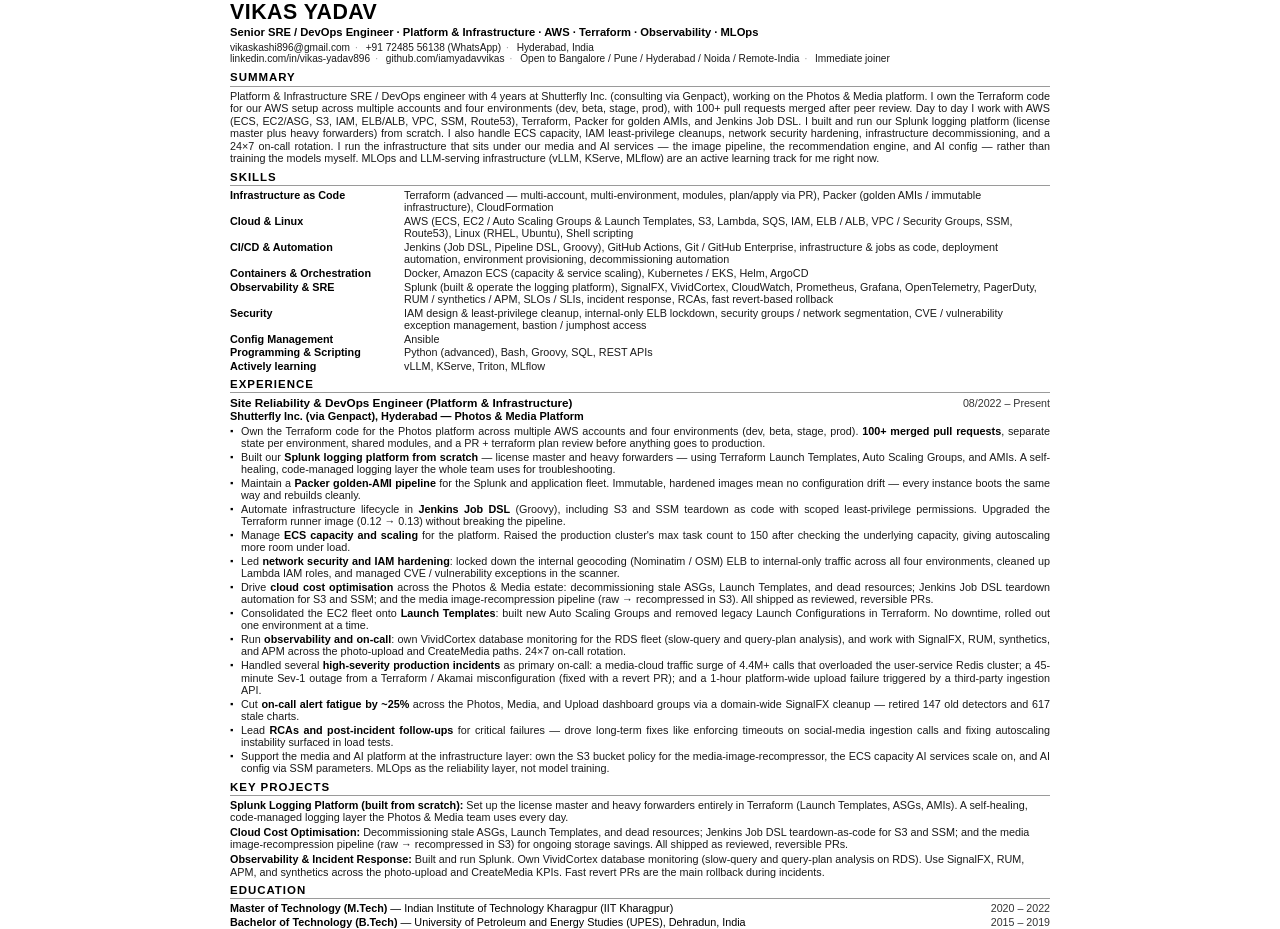
<file: resume.html>
<!DOCTYPE html>
<html lang="en">
<head>
  <meta charset="UTF-8" />
  <meta name="viewport" content="width=device-width, initial-scale=1.0" />
  <title>Vikas Yadav — Resume</title>
  <style>
    /* ---- Page setup for PDF ---- */
    @page { size: A4; margin: 9mm 11mm; }

    * { box-sizing: border-box; margin: 0; padding: 0; }

    :root {
      --ink: #000;
      --muted: #1a1a1a;
      --light: #333;
      --accent: #000;
      --rule: #9a9a9a;
    }

    html { -webkit-print-color-adjust: exact; print-color-adjust: exact; }

    body {
      font-family: "Calibri", "Segoe UI", Arial, system-ui, sans-serif;
      color: var(--ink);
      font-size: 8.1pt;
      line-height: 1.16;
      max-width: 820px;
      margin: 0 auto;
      padding: 0;
    }

    /* ---- Header ---- */
    .name {
      font-size: 16pt;
      font-weight: 700;
      letter-spacing: 0.5px;
      color: var(--ink);
    }
    .title {
      font-size: 8.4pt;
      color: var(--ink);
      font-weight: 600;
      margin-top: 1px;
    }
    .contact {
      margin-top: 3px;
      font-size: 7.6pt;
      color: var(--muted);
    }
    .contact a { color: var(--muted); text-decoration: none; }
    .contact span { white-space: nowrap; }
    .sep { color: var(--rule); margin: 0 5px; }

    /* ---- Sections ---- */
    section { margin-top: 6px; }
    h2 {
      font-size: 8.6pt;
      font-weight: 700;
      text-transform: uppercase;
      letter-spacing: 1px;
      color: var(--ink);
      border-bottom: 1px solid var(--rule);
      padding-bottom: 1px;
      margin-bottom: 3px;
    }

    p.summary { color: var(--muted); text-align: justify; }

    /* ---- Skills ---- */
    .skills { display: grid; grid-template-columns: 1fr; gap: 1px; }
    .skills .row { display: flex; gap: 6px; }
    .skills .k {
      flex: 0 0 168px;
      font-weight: 600;
      color: var(--ink);
    }
    .skills .v { color: var(--muted); }

    /* ---- Experience ---- */
    .job-head {
      display: flex;
      justify-content: space-between;
      align-items: baseline;
      gap: 12px;
    }
    .job-title { font-weight: 700; color: var(--ink); font-size: 8.8pt; }
    .job-date { color: var(--light); font-size: 8pt; white-space: nowrap; }
    .job-org { color: var(--ink); font-weight: 600; font-size: 8.2pt; margin-bottom: 2px; }

    ul { list-style: none; margin: 2px 0 0; }
    li {
      position: relative;
      padding-left: 11px;
      margin-bottom: 1px;
      color: var(--muted);
      text-align: justify;
    }
    li::before {
      content: "▪";
      position: absolute;
      left: 0;
      color: var(--ink);
      font-size: 7pt;
      top: 1px;
    }
    li strong { color: var(--ink); font-weight: 600; }

    /* ---- Projects ---- */
    .proj { margin-bottom: 2px; color: var(--muted); }
    .proj b { color: var(--ink); }

    /* ---- Education ---- */
    .edu-row {
      display: flex;
      justify-content: space-between;
      gap: 12px;
      margin-bottom: 1px;
    }
    .edu-deg { color: var(--ink); }
    .edu-deg b { font-weight: 600; }
    .edu-date { color: var(--light); font-size: 8pt; white-space: nowrap; }

    @media print {
      body { padding: 0; }
      section { page-break-inside: avoid; }
      li, .job-head { page-break-inside: avoid; }
    }
  </style>
</head>
<body>
  <header>
    <div class="name">VIKAS YADAV</div>
    <div class="title">Senior SRE / DevOps Engineer · Platform &amp; Infrastructure · AWS · Terraform · Observability · MLOps</div>
    <div class="contact">
      <span><a href="mailto:vikaskashi896@gmail.com">vikaskashi896@gmail.com</a></span><span class="sep">·</span>
      <span>+91 72485 56138 (WhatsApp)</span><span class="sep">·</span>
      <span>Hyderabad, India</span><br />
      <span><a href="https://linkedin.com/in/vikas-yadav896">linkedin.com/in/vikas-yadav896</a></span><span class="sep">·</span>
      <span><a href="https://github.com/iamyadavvikas">github.com/iamyadavvikas</a></span><span class="sep">·</span>
      <span>Open to Bangalore / Pune / Hyderabad / Noida / Remote-India</span><span class="sep">·</span>
      <span>Immediate joiner</span>
    </div>
  </header>

  <section>
    <h2>Summary</h2>
    <p class="summary">
      Platform &amp; Infrastructure SRE / DevOps engineer with 4 years at Shutterfly Inc. (consulting via Genpact),
      working on the Photos &amp; Media platform. I own the Terraform code for our AWS setup across multiple accounts
      and four environments (dev, beta, stage, prod), with 100+ pull requests merged after peer review. Day to day I
      work with AWS (ECS, EC2/ASG, S3, IAM, ELB/ALB, VPC, SSM, Route53), Terraform, Packer for golden AMIs, and
      Jenkins Job DSL. I built and run our Splunk logging platform (license master plus heavy forwarders) from scratch.
      I also handle ECS capacity, IAM least-privilege cleanups, network security hardening, infrastructure
      decommissioning, and a 24×7 on-call rotation. I run the infrastructure that sits under our media and AI services —
      the image pipeline, the recommendation engine, and AI config — rather than training the models myself. MLOps and
      LLM-serving infrastructure (vLLM, KServe, MLflow) are an active learning track for me right now.
    </p>
  </section>

  <section>
    <h2>Skills</h2>
    <div class="skills">
      <div class="row"><div class="k">Infrastructure as Code</div><div class="v">Terraform (advanced — multi-account, multi-environment, modules, plan/apply via PR), Packer (golden AMIs / immutable infrastructure), CloudFormation</div></div>
      <div class="row"><div class="k">Cloud &amp; Linux</div><div class="v">AWS (ECS, EC2 / Auto Scaling Groups &amp; Launch Templates, S3, Lambda, SQS, IAM, ELB / ALB, VPC / Security Groups, SSM, Route53), Linux (RHEL, Ubuntu), Shell scripting</div></div>
      <div class="row"><div class="k">CI/CD &amp; Automation</div><div class="v">Jenkins (Job DSL, Pipeline DSL, Groovy), GitHub Actions, Git / GitHub Enterprise, infrastructure &amp; jobs as code, deployment automation, environment provisioning, decommissioning automation</div></div>
      <div class="row"><div class="k">Containers &amp; Orchestration</div><div class="v">Docker, Amazon ECS (capacity &amp; service scaling), Kubernetes / EKS, Helm, ArgoCD</div></div>
      <div class="row"><div class="k">Observability &amp; SRE</div><div class="v">Splunk (built &amp; operate the logging platform), SignalFX, VividCortex, CloudWatch, Prometheus, Grafana, OpenTelemetry, PagerDuty, RUM / synthetics / APM, SLOs / SLIs, incident response, RCAs, fast revert-based rollback</div></div>
      <div class="row"><div class="k">Security</div><div class="v">IAM design &amp; least-privilege cleanup, internal-only ELB lockdown, security groups / network segmentation, CVE / vulnerability exception management, bastion / jumphost access</div></div>
      <div class="row"><div class="k">Config Management</div><div class="v">Ansible</div></div>
      <div class="row"><div class="k">Programming &amp; Scripting</div><div class="v">Python (advanced), Bash, Groovy, SQL, REST APIs</div></div>
      <div class="row"><div class="k">Actively learning</div><div class="v">vLLM, KServe, Triton, MLflow</div></div>
    </div>
  </section>

  <section>
    <h2>Experience</h2>
    <div class="job-head">
      <div class="job-title">Site Reliability &amp; DevOps Engineer (Platform &amp; Infrastructure)</div>
      <div class="job-date">08/2022 – Present</div>
    </div>
    <div class="job-org">Shutterfly Inc. (via Genpact), Hyderabad — Photos &amp; Media Platform</div>
    <ul>
      <li>Own the Terraform code for the Photos platform across multiple AWS accounts and four environments (dev, beta, stage, prod). <strong>100+ merged pull requests</strong>, separate state per environment, shared modules, and a PR + terraform plan review before anything goes to production.</li>
      <li>Built our <strong>Splunk logging platform from scratch</strong> — license master and heavy forwarders — using Terraform Launch Templates, Auto Scaling Groups, and AMIs. A self-healing, code-managed logging layer the whole team uses for troubleshooting.</li>
      <li>Maintain a <strong>Packer golden-AMI pipeline</strong> for the Splunk and application fleet. Immutable, hardened images mean no configuration drift — every instance boots the same way and rebuilds cleanly.</li>
      <li>Automate infrastructure lifecycle in <strong>Jenkins Job DSL</strong> (Groovy), including S3 and SSM teardown as code with scoped least-privilege permissions. Upgraded the Terraform runner image (0.12 → 0.13) without breaking the pipeline.</li>
      <li>Manage <strong>ECS capacity and scaling</strong> for the platform. Raised the production cluster's max task count to 150 after checking the underlying capacity, giving autoscaling more room under load.</li>
      <li>Led <strong>network security and IAM hardening</strong>: locked down the internal geocoding (Nominatim / OSM) ELB to internal-only traffic across all four environments, cleaned up Lambda IAM roles, and managed CVE / vulnerability exceptions in the scanner.</li>
      <li>Drive <strong>cloud cost optimisation</strong> across the Photos &amp; Media estate: decommissioning stale ASGs, Launch Templates, and dead resources; Jenkins Job DSL teardown automation for S3 and SSM; and the media image-recompression pipeline (raw → recompressed in S3). All shipped as reviewed, reversible PRs.</li>
      <li>Consolidated the EC2 fleet onto <strong>Launch Templates</strong>: built new Auto Scaling Groups and removed legacy Launch Configurations in Terraform. No downtime, rolled out one environment at a time.</li>
      <li>Run <strong>observability and on-call</strong>: own VividCortex database monitoring for the RDS fleet (slow-query and query-plan analysis), and work with SignalFX, RUM, synthetics, and APM across the photo-upload and CreateMedia paths. 24×7 on-call rotation.</li>
      <li>Handled several <strong>high-severity production incidents</strong> as primary on-call: a media-cloud traffic surge of 4.4M+ calls that overloaded the user-service Redis cluster; a 45-minute Sev-1 outage from a Terraform / Akamai misconfiguration (fixed with a revert PR); and a 1-hour platform-wide upload failure triggered by a third-party ingestion API.</li>
      <li>Cut <strong>on-call alert fatigue by ~25%</strong> across the Photos, Media, and Upload dashboard groups via a domain-wide SignalFX cleanup — retired 147 old detectors and 617 stale charts.</li>
      <li>Lead <strong>RCAs and post-incident follow-ups</strong> for critical failures — drove long-term fixes like enforcing timeouts on social-media ingestion calls and fixing autoscaling instability surfaced in load tests.</li>
      <li>Support the media and AI platform at the infrastructure layer: own the S3 bucket policy for the media-image-recompressor, the ECS capacity AI services scale on, and AI config via SSM parameters. MLOps as the reliability layer, not model training.</li>
    </ul>
  </section>

  <section>
    <h2>Key Projects</h2>
    <div class="proj"><b>Splunk Logging Platform (built from scratch):</b> Set up the license master and heavy forwarders entirely in Terraform (Launch Templates, ASGs, AMIs). A self-healing, code-managed logging layer the Photos &amp; Media team uses every day.</div>
    <div class="proj"><b>Cloud Cost Optimisation:</b> Decommissioning stale ASGs, Launch Templates, and dead resources; Jenkins Job DSL teardown-as-code for S3 and SSM; and the media image-recompression pipeline (raw → recompressed in S3) for ongoing storage savings. All shipped as reviewed, reversible PRs.</div>
    <div class="proj"><b>Observability &amp; Incident Response:</b> Built and run Splunk. Own VividCortex database monitoring (slow-query and query-plan analysis on RDS). Use SignalFX, RUM, APM, and synthetics across the photo-upload and CreateMedia KPIs. Fast revert PRs are the main rollback during incidents.</div>
  </section>

  <section>
    <h2>Education</h2>
    <div class="edu-row">
      <div class="edu-deg"><b>Master of Technology (M.Tech)</b> — Indian Institute of Technology Kharagpur (IIT Kharagpur)</div>
      <div class="edu-date">2020 – 2022</div>
    </div>
    <div class="edu-row">
      <div class="edu-deg"><b>Bachelor of Technology (B.Tech)</b> — University of Petroleum and Energy Studies (UPES), Dehradun, India</div>
      <div class="edu-date">2015 – 2019</div>
    </div>
  </section>
</body>
</html>
</file>
<file: styles.css>
:root {
  --bg: #080b12;
  --bg-soft: #0d111b;
  --card: #121826;
  --card-hover: #182032;
  --border: #243049;
  --text: #eaeef7;
  --muted: #9aa5bd;
  --accent: #2dd4bf;
  --accent-2: #a78bfa;
  --accent-glow: rgba(45, 212, 191, 0.16);
  --grad: linear-gradient(135deg, #2dd4bf 0%, #38bdf8 45%, #a78bfa 100%);
  --max: 1080px;
  --radius: 16px;
}

/* Light theme */
[data-theme="light"] {
  --bg: #f7f9fc;
  --bg-soft: #eef2f9;
  --card: #ffffff;
  --card-hover: #f1f5fb;
  --border: #d8e0ee;
  --text: #131826;
  --muted: #54607a;
  --accent: #0ea5a3;
  --accent-2: #7c5cf0;
  --accent-glow: rgba(14, 165, 163, 0.12);
  --grad: linear-gradient(135deg, #0ea5a3 0%, #0284c7 45%, #7c5cf0 100%);
}

* { box-sizing: border-box; margin: 0; padding: 0; }

html { scroll-behavior: smooth; }

body {
  background:
    radial-gradient(1100px 560px at 85% -12%, rgba(167, 139, 250, 0.16), transparent 60%),
    radial-gradient(900px 520px at -12% 8%, rgba(45, 212, 191, 0.13), transparent 58%),
    radial-gradient(700px 700px at 50% 120%, rgba(56, 189, 248, 0.08), transparent 60%),
    var(--bg);
  color: var(--text);
  font-family: 'Inter', system-ui, -apple-system, sans-serif;
  line-height: 1.65;
  -webkit-font-smoothing: antialiased;
  transition: background-color 0.3s ease, color 0.3s ease;
}

a { color: inherit; text-decoration: none; }

/* Accessibility: skip link */
.skip-link {
  position: absolute;
  left: -999px;
  top: 0;
  z-index: 100;
  background: var(--accent);
  color: #06231f;
  padding: 10px 16px;
  border-radius: 0 0 10px 0;
  font-weight: 600;
}
.skip-link:focus { left: 0; }

:focus-visible {
  outline: 2px solid var(--accent);
  outline-offset: 3px;
  border-radius: 4px;
}

/* Scroll progress bar */
.scroll-progress {
  position: fixed;
  top: 0;
  left: 0;
  height: 3px;
  width: 100%;
  transform: scaleX(0);
  transform-origin: 0 50%;
  background: linear-gradient(90deg, var(--accent), var(--accent-2));
  z-index: 60;
  will-change: transform;
}

/* Scroll-reveal */
.reveal {
  opacity: 0;
  transform: translateY(18px);
  transition: opacity 0.6s cubic-bezier(0.22, 1, 0.36, 1),
              transform 0.6s cubic-bezier(0.22, 1, 0.36, 1);
}
.reveal.in { opacity: 1; transform: none; }

code {
  font-family: 'JetBrains Mono', monospace;
  font-size: 0.86em;
  background: rgba(94, 234, 212, 0.10);
  color: var(--accent);
  padding: 0.1em 0.4em;
  border-radius: 6px;
}

/* NAV */
.nav {
  position: sticky;
  top: 0;
  z-index: 50;
  backdrop-filter: blur(12px);
  background: rgba(11, 14, 20, 0.72);
  border-bottom: 1px solid var(--border);
  transition: background-color 0.3s ease, border-color 0.3s ease;
}
[data-theme="light"] .nav { background: rgba(246, 248, 252, 0.78); }
.nav-inner {
  max-width: var(--max);
  margin: 0 auto;
  padding: 14px 24px;
  display: flex;
  align-items: center;
  justify-content: space-between;
}
.brand {
  font-weight: 800;
  font-size: 1.25rem;
  letter-spacing: -0.02em;
}
.brand span { color: var(--accent); }
.nav-links { display: flex; gap: 6px; align-items: center; }
.nav-links a {
  color: var(--muted);
  font-size: 0.9rem;
  font-weight: 500;
  padding: 8px 12px;
  border-radius: 8px;
  transition: color 0.2s, background 0.2s;
}
.nav-links a:hover { color: var(--text); }
.nav-links a.active { color: var(--accent); }
.nav-cta {
  background: var(--accent);
  color: #06231f !important;
  font-weight: 600 !important;
}
.nav-cta:hover { filter: brightness(1.08); }
[data-theme="light"] .nav-cta { color: #fff !important; }
.btn-ghost-sm {
  font-size: 0.78rem;
  font-weight: 500;
  color: var(--muted);
  border: 1px solid var(--border);
  padding: 5px 10px;
  border-radius: 8px;
  white-space: nowrap;
}
.btn-ghost-sm:hover { border-color: var(--accent); color: var(--accent); }

.theme-toggle {
  margin-left: 6px;
  width: 38px;
  height: 38px;
  border-radius: 10px;
  border: 1px solid var(--border);
  background: var(--card);
  color: var(--text);
  cursor: pointer;
  display: inline-grid;
  place-items: center;
  font-size: 1.05rem;
  transition: border-color 0.2s, background 0.2s, transform 0.15s;
}
.theme-toggle:hover { border-color: var(--accent); color: var(--accent); transform: translateY(-1px); }

/* HERO */
.hero {
  max-width: var(--max);
  margin: 0 auto;
  padding: 96px 24px 64px;
  display: grid;
  grid-template-columns: 1.15fr 0.85fr;
  gap: 48px;
  align-items: center;
}
.eyebrow {
  color: var(--accent);
  font-family: 'JetBrains Mono', monospace;
  font-size: 0.82rem;
  letter-spacing: 0.08em;
  text-transform: uppercase;
  margin-bottom: 16px;
}
.hero h1 {
  font-size: clamp(2.8rem, 8vw, 5rem);
  font-weight: 800;
  letter-spacing: -0.03em;
  line-height: 1.02;
  background: linear-gradient(120deg, #ffffff 20%, #2dd4bf 70%, #a78bfa 110%);
  -webkit-background-clip: text;
  background-clip: text;
  color: transparent;
  margin-bottom: 20px;
}
[data-theme="light"] .hero h1 {
  background: linear-gradient(120deg, #131826 20%, #0ea5a3 75%, #7c5cf0 115%);
  -webkit-background-clip: text;
  background-clip: text;
}
.role-line {
  font-size: clamp(1.1rem, 2.6vw, 1.45rem);
  font-weight: 600;
  color: var(--text);
  margin-bottom: 18px;
}
.role-line .rotate {
  color: var(--accent);
  display: inline-block;
  min-width: 1ch;
  transition: opacity 0.28s ease, transform 0.28s ease;
}
.role-line .rotate::before { content: "{ "; color: var(--muted); }
.role-line .rotate::after { content: " }"; color: var(--muted); }
.role-line .rotate.swap { opacity: 0; transform: translateY(-6px); }
.tagline {
  font-size: clamp(1.05rem, 2.4vw, 1.3rem);
  color: var(--muted);
  max-width: 720px;
  margin-bottom: 24px;
}
.hero-meta {
  display: flex;
  flex-wrap: wrap;
  gap: 10px;
  align-items: center;
  color: var(--muted);
  font-size: 0.92rem;
  margin-bottom: 32px;
}
.hero-meta .avail { color: var(--accent); font-weight: 600; }
.hero-actions { display: flex; flex-wrap: wrap; gap: 12px; margin-bottom: 40px; }
.btn {
  display: inline-flex;
  align-items: center;
  gap: 8px;
  padding: 12px 22px;
  border-radius: 12px;
  font-weight: 600;
  font-size: 0.95rem;
  transition: transform 0.15s, background 0.2s, border-color 0.2s;
  border: 1px solid transparent;
}
.btn:hover { transform: translateY(-2px); }
.btn-primary {
  background: var(--grad);
  color: #04201d;
  box-shadow: 0 8px 24px -8px var(--accent-glow);
}
.btn-primary:hover { filter: brightness(1.06); box-shadow: 0 12px 28px -8px var(--accent-glow); }
.btn-ghost { border-color: var(--border); color: var(--text); background: var(--card); }
.btn-ghost:hover { border-color: var(--accent); color: var(--accent); }
.hero-stack {
  display: flex;
  flex-wrap: wrap;
  gap: 8px;
}
.hero-stack span {
  font-family: 'JetBrains Mono', monospace;
  font-size: 0.78rem;
  color: var(--muted);
  border: 1px solid var(--border);
  background: var(--bg-soft);
  padding: 6px 12px;
  border-radius: 999px;
}

/* TERMINAL GRAPHIC */
.terminal {
  background: #0d1017;
  border: 1px solid var(--border);
  border-radius: 14px;
  overflow: hidden;
  box-shadow: 0 24px 60px -24px rgba(0, 0, 0, 0.6);
  font-family: 'JetBrains Mono', monospace;
}
[data-theme="light"] .terminal {
  background: #0d1017;
  box-shadow: 0 24px 50px -28px rgba(40, 50, 80, 0.45);
}
.terminal-bar {
  display: flex;
  align-items: center;
  gap: 8px;
  padding: 12px 14px;
  background: #161b25;
  border-bottom: 1px solid #232b3d;
}
.terminal-bar .dot { width: 12px; height: 12px; border-radius: 50%; }
.terminal-bar .red { background: #ff5f57; }
.terminal-bar .amber { background: #febc2e; }
.terminal-bar .green { background: #28c840; }
.terminal-title {
  margin-left: 8px;
  color: #7c8699;
  font-size: 0.76rem;
}
.terminal-body {
  margin: 0;
  padding: 18px 18px 20px;
  font-size: 0.82rem;
  line-height: 1.85;
  color: #c8d1e0;
  overflow-x: auto;
}
.terminal-body .l { display: block; white-space: pre; }
.terminal-body .p { color: #2dd4bf; margin-right: 8px; }
.terminal-body .k { color: #a78bfa; }
.terminal-body .c { color: #7c8699; }
.terminal-body .ok { color: #34d399; }
.terminal-body .cursor {
  color: #2dd4bf;
  animation: blink 1.1s steps(1) infinite;
}
@keyframes blink { 50% { opacity: 0; } }

/* STATS */
.stats {
  max-width: var(--max);
  margin: 0 auto;
  padding: 0 24px 40px;
  display: grid;
  grid-template-columns: repeat(4, 1fr);
  gap: 16px;
}
.stat {
  background: var(--card);
  border: 1px solid var(--border);
  border-radius: var(--radius);
  padding: 24px;
  text-align: center;
}
.stat strong {
  display: block;
  font-size: 2.1rem;
  font-weight: 800;
  background: var(--grad);
  -webkit-background-clip: text;
  background-clip: text;
  color: transparent;
  letter-spacing: -0.02em;
}
.stat span { color: var(--muted); font-size: 0.85rem; }

/* Shared gradient hover accent on cards */
.stat,
.skill-card,
.project-card,
.job,
.edu-card,
.contact-link {
  position: relative;
  overflow: hidden;
}
.stat::before,
.skill-card::before,
.project-card::before,
.job::before,
.edu-card::before,
.contact-link::before {
  content: "";
  position: absolute;
  top: 0;
  left: 0;
  right: 0;
  height: 3px;
  background: var(--grad);
  transform: scaleX(0);
  transform-origin: 0 50%;
  transition: transform 0.4s cubic-bezier(0.22, 1, 0.36, 1);
}
.stat:hover::before,
.skill-card:hover::before,
.project-card:hover::before,
.job:hover::before,
.edu-card:hover::before,
.contact-link:hover::before {
  transform: scaleX(1);
}
.stat:hover,
.edu-card:hover {
  transform: translateY(-3px);
  border-color: var(--accent);
}
.stat,
.edu-card {
  transition: transform 0.18s, border-color 0.2s;
}

/* SECTIONS */
.section {
  max-width: var(--max);
  margin: 0 auto;
  padding: 64px 24px;
}
.section-head {
  display: flex;
  align-items: baseline;
  gap: 14px;
  margin-bottom: 36px;
}
.kicker {
  font-family: 'JetBrains Mono', monospace;
  color: var(--accent);
  font-size: 0.95rem;
}
.section-head h2 {
  font-size: clamp(1.7rem, 4vw, 2.3rem);
  font-weight: 700;
  letter-spacing: -0.02em;
}

/* ABOUT */
.about-grid {
  display: grid;
  grid-template-columns: 1.7fr 1fr;
  gap: 32px;
  align-items: start;
}
.about-text p { color: var(--muted); margin-bottom: 18px; }
.about-text strong { color: var(--text); }
.about-card {
  background: var(--card);
  border: 1px solid var(--border);
  border-radius: var(--radius);
  padding: 24px;
  position: sticky;
  top: 90px;
}
.about-card h3 {
  font-size: 0.85rem;
  text-transform: uppercase;
  letter-spacing: 0.08em;
  color: var(--accent);
  margin-bottom: 16px;
}
.about-card ul { list-style: none; }
.about-card li {
  display: flex;
  justify-content: space-between;
  gap: 12px;
  padding: 10px 0;
  border-bottom: 1px solid var(--border);
  font-size: 0.92rem;
}
.about-card li:last-child { border-bottom: none; }
.about-card li span { color: var(--muted); }

/* SKILLS */
.skills-grid {
  display: grid;
  grid-template-columns: repeat(2, 1fr);
  gap: 18px;
}
.skill-card {
  background: var(--card);
  border: 1px solid var(--border);
  border-radius: var(--radius);
  padding: 24px;
  transition: transform 0.18s, border-color 0.2s, background 0.2s;
}
.skill-card:hover {
  transform: translateY(-3px);
  border-color: var(--accent);
  background: var(--card-hover);
}
.skill-card h3 {
  font-size: 1.05rem;
  margin-bottom: 10px;
  color: var(--text);
}
.skill-card p { color: var(--muted); font-size: 0.92rem; margin-bottom: 12px; }

.skill-bar {
  height: 5px;
  background: var(--border);
  border-radius: 999px;
  overflow: hidden;
}
.skill-bar i {
  display: block;
  height: 100%;
  width: 0;
  border-radius: 999px;
  background: var(--grad);
  transition: width 1.2s cubic-bezier(0.22, 1, 0.36, 1);
}

/* EXPERIENCE */
.timeline { position: relative; }
.job {
  background: var(--card);
  border: 1px solid var(--border);
  border-radius: var(--radius);
  padding: 28px;
}
.job-head {
  display: flex;
  justify-content: space-between;
  gap: 16px;
  flex-wrap: wrap;
  margin-bottom: 18px;
  padding-bottom: 18px;
  border-bottom: 1px solid var(--border);
}
.job-head h3 { font-size: 1.15rem; font-weight: 700; }
.job-head .muted { color: var(--muted); font-weight: 500; }
.job-org { color: var(--accent); font-size: 0.92rem; margin-top: 4px; }
.job-date {
  font-family: 'JetBrains Mono', monospace;
  font-size: 0.82rem;
  color: var(--muted);
  white-space: nowrap;
}
.job-points { list-style: none; display: grid; gap: 12px; }
.job-points li {
  position: relative;
  padding-left: 22px;
  color: var(--muted);
  font-size: 0.94rem;
}
.job-points li::before {
  content: "▸";
  position: absolute;
  left: 0;
  color: var(--accent);
}
.job-points strong { color: var(--text); }

/* PROJECTS */
.projects-grid {
  display: grid;
  grid-template-columns: repeat(3, 1fr);
  gap: 18px;
}
.project-card {
  background: var(--card);
  border: 1px solid var(--border);
  border-radius: var(--radius);
  padding: 24px;
  display: flex;
  flex-direction: column;
  transition: transform 0.18s, border-color 0.2s;
  will-change: transform;
}
.project-card:hover { border-color: var(--accent-2); }
.project-card h3 { font-size: 1.1rem; }
.project-sub {
  color: var(--accent);
  font-size: 0.8rem;
  font-family: 'JetBrains Mono', monospace;
  margin: 4px 0 12px;
}
.project-body > p { color: var(--muted); font-size: 0.9rem; flex: 1; }
.tags { display: flex; flex-wrap: wrap; gap: 6px; margin-top: 16px; }
.tags span {
  font-size: 0.72rem;
  font-family: 'JetBrains Mono', monospace;
  color: var(--muted);
  border: 1px solid var(--border);
  padding: 4px 9px;
  border-radius: 999px;
}

/* EDUCATION */
.edu-grid { display: grid; grid-template-columns: repeat(2, 1fr); gap: 18px; }
.edu-card {
  background: var(--card);
  border: 1px solid var(--border);
  border-radius: var(--radius);
  padding: 24px;
}
.edu-card h3 { font-size: 1.4rem; color: var(--accent); }
.edu-org { margin: 8px 0 4px; }
.edu-date { color: var(--muted); font-size: 0.88rem; font-family: 'JetBrains Mono', monospace; }

/* CONTACT */
.contact-lead { color: var(--muted); max-width: 640px; margin-bottom: 28px; font-size: 1.05rem; }
.contact-links { display: grid; grid-template-columns: repeat(2, 1fr); gap: 14px; }
.contact-link {
  display: flex;
  align-items: center;
  gap: 12px;
  background: var(--card);
  border: 1px solid var(--border);
  border-radius: 12px;
  padding: 18px 20px;
  font-size: 0.95rem;
  transition: transform 0.15s, border-color 0.2s, color 0.2s;
}
.contact-link:hover { transform: translateY(-2px); border-color: var(--accent); color: var(--accent); }
.contact-link .ci {
  display: inline-grid;
  place-items: center;
  width: 34px;
  height: 34px;
  border-radius: 9px;
  background: var(--accent-glow);
  color: var(--accent);
  font-weight: 700;
  font-size: 0.9rem;
}

.contact-form {
  margin-top: 24px;
  padding: 24px;
  background: var(--card);
  border: 1px solid var(--border);
  border-radius: var(--radius);
}
.contact-form .cf-row {
  display: flex;
  gap: 12px;
  margin-bottom: 12px;
}
.contact-form input,
.contact-form textarea {
  width: 100%;
  font: inherit;
  font-size: 0.92rem;
  color: var(--text);
  background: var(--bg-soft);
  border: 1px solid var(--border);
  border-radius: 10px;
  padding: 12px 14px;
  resize: vertical;
  outline: none;
  transition: border-color 0.2s;
}
.contact-form input:focus,
.contact-form textarea:focus {
  border-color: var(--accent);
}
.contact-form .cf-btn {
  margin-top: 12px;
  position: relative;
  overflow: hidden;
}
.contact-form .cf-plane {
  display: inline-block;
  transition: transform 0.3s ease;
}
.contact-form .cf-btn.sending {
  pointer-events: none;
  opacity: 0.8;
}
.contact-form .cf-btn.sending .cf-plane {
  transform: translateX(4px);
}

/* FOOTER */
.footer {
  border-top: 1px solid var(--border);
  margin-top: 40px;
  padding: 28px 24px;
  text-align: center;
  color: var(--muted);
  font-size: 0.85rem;
}

/* BACK TO TOP */
.back-to-top {
  position: fixed;
  bottom: 28px;
  right: 28px;
  z-index: 55;
  width: 44px;
  height: 44px;
  border-radius: 50%;
  background: var(--card);
  color: var(--text);
  border: 1px solid var(--border);
  display: grid;
  place-items: center;
  cursor: pointer;
  opacity: 0;
  transform: translateY(12px) scale(0.9);
  transition: opacity 0.3s ease, transform 0.3s ease, border-color 0.2s;
  box-shadow: 0 4px 16px rgba(0,0,0,0.25);
}
.back-to-top.visible {
  opacity: 1;
  transform: none;
}
.back-to-top:hover {
  border-color: var(--accent);
  color: var(--accent);
}

/* RESPONSIVE */
@media (max-width: 860px) {
  .hero { grid-template-columns: 1fr; gap: 32px; }
  .terminal { order: 2; }
  .stats { grid-template-columns: repeat(2, 1fr); }
  .about-grid { grid-template-columns: 1fr; }
  .about-card { position: static; }
  .skills-grid { grid-template-columns: 1fr; }
  .projects-grid { grid-template-columns: 1fr; }
  .edu-grid { grid-template-columns: 1fr; }
  .contact-links { grid-template-columns: 1fr; }
  .contact-form .cf-row { flex-direction: column; }
  .nav-links { gap: 4px; }
  .nav-links a { padding: 6px 6px; font-size: 0.8rem; }
  .btn-ghost-sm { display: none; }
}
@media (max-width: 560px) {
  .nav-links a:not(.nav-cta):not(.btn-ghost-sm) { display: none; }
  .hero { padding-top: 64px; }
  .theme-toggle { width: 34px; height: 34px; }
  .back-to-top { bottom: 16px; right: 16px; width: 38px; height: 38px; }
}

/* Honor reduced-motion preferences */
@media (prefers-reduced-motion: reduce) {
  * { animation: none !important; transition: none !important; scroll-behavior: auto !important; }
  .reveal { opacity: 1 !important; transform: none !important; }
}
</file>
